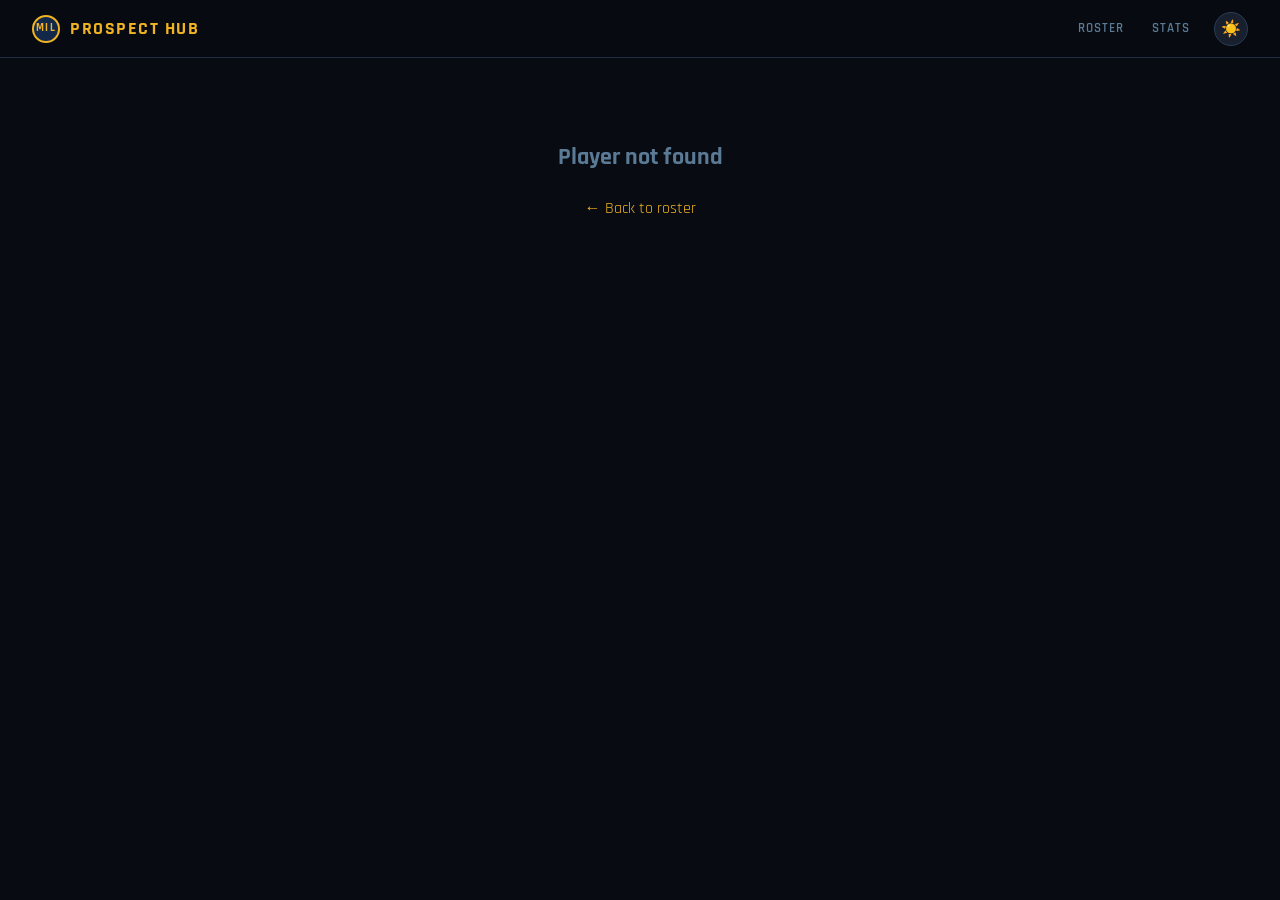
<file: player.html>
<!DOCTYPE html>
<html lang="en">
<head>
  <meta charset="UTF-8">
  <meta name="viewport" content="width=device-width, initial-scale=1.0">
  <title>Player Dashboard · Brewers Prospect Hub</title>
  <script>
    document.documentElement.setAttribute('data-theme', localStorage.getItem('ph-theme') || 'dark');
  </script>
  <link rel="stylesheet" href="styles/main.css">
  <style>

    /* ═══════════════════════════════════════════════════════════════════════
       PLAYER PAGE STYLES
    ═══════════════════════════════════════════════════════════════════════ */

    /* ── Hero ──────────────────────────────────────────────────────────────── */
    .player-hero {
      padding: 36px 0 28px;
      border-bottom: 1px solid var(--border);
      margin-bottom: 28px;
      animation: fadeUp 0.35s ease both;
    }

    .back-link {
      font-family: var(--font-display);
      font-size: 12px;
      font-weight: 600;
      letter-spacing: 1.5px;
      text-transform: uppercase;
      color: var(--text3);
      display: inline-flex;
      align-items: center;
      gap: 6px;
      margin-bottom: 18px;
      transition: color var(--transition);
    }
    .back-link:hover { color: var(--gold); }

    .hero-layout {
      display: flex;
      align-items: flex-start;
      justify-content: space-between;
      gap: 32px;
      width: 100%;
      max-width: 100%;
    }

    .hero-layout > :first-child {
      min-width: 0;
      flex: 1 1 auto;
    }

    .hero-name {
      font-family: var(--font-display);
      font-size: clamp(36px, 5vw, 60px);
      font-weight: 700;
      color: var(--text);
      line-height: 0.95;
      letter-spacing: -0.5px;
      margin-bottom: 12px;
    }

    .hero-meta-row {
      display: flex;
      align-items: center;
      gap: 10px;
      flex-wrap: wrap;
      margin-bottom: 14px;
    }

    .hero-pos {
      font-family: var(--font-display);
      font-size: 18px;
      font-weight: 700;
      color: var(--mil-gold);
      letter-spacing: 1px;
    }

    .hero-sep { color: var(--border2); }

    .hero-affiliate {
      font-family: var(--font-display);
      font-size: 15px;
      color: var(--text2);
      letter-spacing: 0.5px;
    }

    .hero-chips {
      display: flex;
      gap: 7px;
      flex-wrap: wrap;
    }

    /* OFP ring */
    .ofp-block { text-align: center; flex-shrink: 0; }

    .ofp-ring {
      width: 96px;
      height: 96px;
      position: relative;
      margin: 0 auto 8px;
    }

    .ofp-svg { width: 100%; height: 100%; transform: rotate(-90deg); }
    .ofp-track { fill: none; stroke: var(--surface3); stroke-width: 7; }
    .ofp-arc   { fill: none; stroke-width: 7; stroke-linecap: round; }

    .ofp-center {
      position: absolute; inset: 0;
      display: flex; flex-direction: column;
      align-items: center; justify-content: center;
    }

    .ofp-num {
      font-family: var(--font-display);
      font-size: 30px;
      font-weight: 700;
      line-height: 1;
    }

    .ofp-lbl {
      font-family: var(--font-mono);
      font-size: 9px;
      letter-spacing: 1.5px;
      color: var(--text3);
      text-transform: uppercase;
      margin-top: 1px;
    }

    .ofp-risk-label {
      font-family: var(--font-display);
      font-size: 12px;
      font-weight: 600;
      letter-spacing: 0.8px;
      text-transform: uppercase;
      color: var(--text3);
    }

    /* ── Summary block ─────────────────────────────────────────────────────── */
    .summary-block {
      background: var(--summary-bg);
      border-left: 4px solid var(--summary-border);
      border-radius: 0 var(--radius-lg) var(--radius-lg) 0;
      padding: 20px 24px;
      margin-bottom: 28px;
      animation: fadeUp 0.35s ease 0.05s both;
    }

    .summary-block p {
      font-family: var(--font-body);
      font-size: 17px;
      line-height: 1.75;
      color: var(--summary-text);
      font-style: italic;
    }

    /* ── Strengths / Concerns side-by-side ─────────────────────────────────── */
    .scout-grid {
      display: grid;
      grid-template-columns: 1fr 1fr;
      gap: 16px;
      margin-bottom: 28px;
      animation: fadeUp 0.35s ease 0.1s both;
    }

    .scout-panel {
      background: var(--surface);
      border: 1px solid var(--border);
      border-radius: var(--radius-lg);
      padding: 18px 20px;
    }

    .scout-panel-head {
      font-family: var(--font-display);
      font-size: 12px;
      font-weight: 700;
      letter-spacing: 2px;
      text-transform: uppercase;
      margin-bottom: 12px;
      padding-bottom: 10px;
      border-bottom: 1px solid var(--border);
    }

    .scout-panel-head.strengths { color: var(--green2); }
    .scout-panel-head.concerns  { color: var(--red2); }

    .scout-list {
      list-style: none;
      display: flex;
      flex-direction: column;
      gap: 8px;
    }

    .scout-list li {
      font-family: var(--font-body);
      font-size: 14px;
      color: var(--text2);
      padding-left: 18px;
      position: relative;
      line-height: 1.5;
    }

    .scout-list li::before {
      content: '\25B8';
      position: absolute;
      left: 0;
      font-size: 10px;
      top: 3px;
    }

    .scout-list.strengths li::before { color: var(--green2); }
    .scout-list.concerns  li::before { color: var(--red2); }

    /* ── Two-column layout ─────────────────────────────────────────────────── */
    .two-col {
      display: grid;
      grid-template-columns: minmax(0, 1fr) minmax(300px, 360px);
      gap: 24px;
      align-items: start;
      width: 100%;
      max-width: 100%;
    }

    .main-col,
    .side-col {
      min-width: 0;
      width: 100%;
    }

    /* ── Stat tiles ────────────────────────────────────────────────────────── */
    .stats-card {
      background: var(--surface);
      border: 1px solid var(--border);
      border-radius: var(--radius-lg);
      overflow: hidden;
      margin-bottom: 28px;
    }

    .stats-card-head {
      display: flex;
      align-items: center;
      justify-content: space-between;
      gap: 14px;
      padding: 14px 18px;
      border-bottom: 1px solid var(--border);
      background: linear-gradient(180deg, color-mix(in srgb, var(--surface2) 70%, transparent), transparent);
    }

    .stats-card-title {
      font-family: var(--font-display);
      font-size: 13px;
      font-weight: 700;
      letter-spacing: 1.6px;
      text-transform: uppercase;
      color: var(--text2);
    }

    .stats-card-note {
      font-family: var(--font-stats);
      font-size: 11px;
      color: var(--text3);
      text-transform: uppercase;
      letter-spacing: 0.8px;
      white-space: nowrap;
      font-variant-numeric: tabular-nums lining-nums;
    }

    .stats-scroll {
      width: 100%;
      max-width: 100%;
      overflow-x: auto;
      overflow-y: hidden;
    }

    .stats-table {
      width: 100%;
      min-width: 880px;
      border-collapse: collapse;
      table-layout: auto;
    }

    .stats-table th,
    .stats-table td {
      padding: 12px 14px;
      border-bottom: 1px solid var(--border);
      text-align: right;
      white-space: nowrap;
      font-variant-numeric: tabular-nums lining-nums slashed-zero;
      font-feature-settings: "tnum" 1, "lnum" 1, "zero" 1;
    }

    .stats-table th {
      font-family: var(--font-stats);
      font-size: 11px;
      letter-spacing: 0.7px;
      line-height: 1.35;
      text-transform: uppercase;
      color: var(--text3);
      background: color-mix(in srgb, var(--surface2) 82%, transparent);
      position: sticky;
      top: 0;
      z-index: 1;
    }

    .stats-table td {
      font-family: var(--font-stats);
      font-size: 13px;
      font-weight: 500;
      line-height: 1.45;
      letter-spacing: 0;
      color: color-mix(in srgb, var(--text) 88%, var(--text2));
    }

    .stats-table tbody tr:nth-child(odd) td {
      background: color-mix(in srgb, var(--surface) 88%, var(--surface2));
    }

    .stats-table tbody tr:hover td {
      background: color-mix(in srgb, var(--gold) 10%, var(--surface));
    }

    .stats-table tbody tr.summary-row td {
      border-top: 1px solid var(--border2);
      background: color-mix(in srgb, var(--gold) 8%, var(--surface));
    }

    .stats-table tbody tr.stop-row td:first-child,
    .stats-table tbody tr.stop-row td:nth-child(3) {
      color: var(--text);
    }

    .stats-table .cell-left {
      text-align: left;
    }

    .stats-table .cell-strong {
      font-family: var(--font-stats);
      font-weight: 700;
      color: var(--text);
    }

    .stats-table .cell-level {
      color: var(--mil-gold);
      font-weight: 700;
    }

    .stats-table .is-muted {
      color: var(--text3);
    }

    .stats-empty {
      padding: 18px;
      text-align: left;
    }

    /* ── Tool grade bars ───────────────────────────────────────────────────── */
    .tool-section { margin-bottom: 28px; }

    .tool-bar-row {
      display: flex;
      align-items: center;
      gap: 10px;
      margin-bottom: 9px;
    }

    .tool-name {
      font-family: var(--font-display);
      font-size: 13px;
      font-weight: 600;
      letter-spacing: 1px;
      text-transform: uppercase;
      color: var(--text2);
      width: 48px;
      flex-shrink: 0;
    }

    .tool-track {
      flex: 1;
      height: 26px;
      background: var(--surface2);
      border-radius: 4px;
      overflow: hidden;
      border: 1px solid var(--border);
      position: relative;
    }

    .tool-fill {
      height: 100%;
      border-radius: 3px;
      transition: width 1s cubic-bezier(0.25, 0.8, 0.25, 1);
      width: 0%;
      position: absolute;
      inset: 0 auto 0 0;
    }

    .fill-70up { background: linear-gradient(90deg, #065f46, #10b981); }
    .fill-60   { background: linear-gradient(90deg, #065f46, #06b6d4); }
    .fill-55   { background: linear-gradient(90deg, #78350f, #fbbf24); }
    .fill-50   { background: linear-gradient(90deg, #7c2d12, #f97316); }
    .fill-45   { background: linear-gradient(90deg, #7f1d1d, #ef4444); }
    .fill-sub  { background: linear-gradient(90deg, #450a0a, #dc2626); }

    .fill-label {
      font-family: var(--font-display);
      font-size: 11px;
      font-weight: 700;
      color: rgba(255,255,255,0.9);
      white-space: nowrap;
      line-height: 1;
      overflow: hidden;
      text-overflow: ellipsis;
      display: block;
      max-width: 100%;
    }

    .tool-track-label {
      position: absolute;
      inset: 0;
      display: flex;
      align-items: center;
      padding: 0 9px;
      pointer-events: none;
      z-index: 1;
    }

    .tool-track-label.is-outside .fill-label {
      color: var(--text2);
    }

    .tool-grade {
      font-family: var(--font-display);
      font-size: 22px;
      font-weight: 700;
      width: 34px;
      text-align: right;
      flex-shrink: 0;
    }

    .tool-desc-txt {
      font-family: var(--font-body);
      font-size: 12px;
      color: var(--text3);
      font-style: italic;
      width: 160px;
      flex-shrink: 0;
    }

    .grade-scale { display: flex; gap: 3px; margin-bottom: 12px; }
    .scale-pip { flex: 1; height: 5px; border-radius: 2px; }

    .scale-labels {
      display: flex;
      justify-content: space-between;
      font-family: var(--font-mono);
      font-size: 9px;
      color: var(--text3);
      margin-top: 4px;
      margin-bottom: 18px;
    }

    /* ── Perf bars ─────────────────────────────────────────────────────────── */
    .perf-row {
      display: flex;
      align-items: center;
      gap: 10px;
      margin-bottom: 12px;
    }

    .perf-label {
      font-family: var(--font-mono);
      font-size: 11px;
      letter-spacing: 0.3px;
      color: var(--text2);
      width: 88px;
      flex-shrink: 0;
    }

    .perf-track {
      flex: 1;
      height: 14px;
      background: var(--surface2);
      border-radius: 3px;
      overflow: hidden;
    }

    .perf-fill { height: 100%; border-radius: 3px; transition: width 0.8s ease; }

    .perf-value {
      font-family: var(--font-mono);
      font-size: 12px;
      font-weight: 600;
      width: 56px;
      text-align: right;
      flex-shrink: 0;
    }

    .perf-vs {
      font-family: var(--font-mono);
      font-size: 10px;
      color: var(--text3);
      width: 48px;
      text-align: right;
      flex-shrink: 0;
    }

    /* ── Side column cards ─────────────────────────────────────────────────── */
    .side-card {
      background: var(--surface);
      border: 1px solid var(--border);
      border-radius: var(--radius-lg);
      padding: 20px;
      margin-bottom: 16px;
    }

    .side-card-head {
      font-family: var(--font-display);
      font-size: 12px;
      font-weight: 700;
      letter-spacing: 2px;
      text-transform: uppercase;
      color: var(--text3);
      margin-bottom: 14px;
      padding-bottom: 10px;
      border-bottom: 1px solid var(--border);
    }

    /* ── TAB SYSTEM ────────────────────────────────────────────────────────── */
    .tab-bar {
      display: flex;
      gap: 4px;
      border-bottom: 2px solid var(--border);
      margin-bottom: 24px;
    }

    .tab-btn {
      font-family: var(--font-display);
      font-size: 14px;
      font-weight: 600;
      letter-spacing: 0.8px;
      text-transform: uppercase;
      color: var(--text3);
      padding: 10px 18px;
      border: none;
      background: none;
      cursor: pointer;
      border-bottom: 2px solid transparent;
      margin-bottom: -2px;
      transition: color var(--transition), border-color var(--transition);
      position: relative;
    }

    .tab-btn:hover { color: var(--text); }

    .tab-btn.active {
      color: var(--mil-gold);
      border-bottom-color: var(--mil-gold);
    }

    .tab-btn .tab-count {
      font-family: var(--font-mono);
      font-size: 10px;
      font-weight: 600;
      background: var(--surface2);
      color: var(--text3);
      padding: 1px 5px;
      border-radius: 10px;
      margin-left: 6px;
      vertical-align: middle;
    }

    .tab-btn.active .tab-count {
      background: rgba(240,179,35,0.15);
      color: var(--mil-gold);
    }

    .tab-panel { display: none; }
    .tab-panel.active { display: block; }

    /* ── Rankings tab ──────────────────────────────────────────────────────── */
    .rank-row {
      display: flex;
      align-items: center;
      justify-content: space-between;
      padding: 12px 0;
      border-bottom: 1px solid var(--border);
    }
    .rank-row:last-child { border-bottom: none; }

    a.rank-row:hover .rank-source { color: var(--gold); }
    a.rank-row { display: flex; text-decoration: none; }

    .rank-source {
      font-family: var(--font-display);
      font-size: 15px;
      font-weight: 600;
      color: var(--text);
      transition: color var(--transition);
    }

    .rank-list {
      font-family: var(--font-mono);
      font-size: 11px;
      color: var(--text3);
      margin-top: 3px;
    }

    .rank-num {
      font-family: var(--font-display);
      font-size: 18px;
      font-weight: 700;
      color: var(--gold);
      text-align: right;
    }

    .rank-num-sub {
      font-family: var(--font-mono);
      font-size: 10px;
      color: var(--text3);
      text-align: right;
      margin-top: 2px;
    }

    /* ── News tab ──────────────────────────────────────────────────────────── */
    .news-item {
      padding: 14px 0;
      border-bottom: 1px solid var(--border);
    }
    .news-item:last-child { border-bottom: none; }

    .news-item a {
      display: block;
      text-decoration: none;
      color: inherit;
    }
    .news-item a:hover .news-headline { color: var(--gold); }

    .news-headline {
      font-family: var(--font-body);
      font-size: 15px;
      font-weight: 400;
      color: var(--text);
      line-height: 1.45;
      margin-bottom: 5px;
      transition: color var(--transition);
    }

    .news-summary {
      font-family: var(--font-body);
      font-size: 13px;
      color: var(--text2);
      line-height: 1.55;
      margin-bottom: 6px;
      font-style: italic;
    }

    .news-meta {
      font-family: var(--font-mono);
      font-size: 11px;
      color: var(--text3);
    }

    .news-no-link .news-headline { color: var(--text2); cursor: default; }

    /* ── Video tab ─────────────────────────────────────────────────────────── */
    .video-item {
      display: flex;
      align-items: flex-start;
      gap: 12px;
      padding: 12px 0;
      border-bottom: 1px solid var(--border);
    }
    .video-item:last-child { border-bottom: none; }

    .video-item a {
      display: flex;
      align-items: flex-start;
      gap: 12px;
      text-decoration: none;
      color: inherit;
      width: 100%;
    }
    .video-item a:hover .video-title { color: var(--gold); }

    .video-thumb {
      width: 36px;
      height: 36px;
      background: rgba(239,68,68,0.12);
      border: 1px solid rgba(239,68,68,0.25);
      border-radius: 50%;
      display: flex;
      align-items: center;
      justify-content: center;
      flex-shrink: 0;
    }

    .video-thumb svg {
      width: 12px;
      height: 12px;
      fill: var(--red2);
      margin-left: 2px;
    }

    .video-title {
      font-family: var(--font-body);
      font-size: 14px;
      color: var(--text);
      line-height: 1.4;
      transition: color var(--transition);
      margin-bottom: 4px;
    }

    .video-meta {
      font-family: var(--font-mono);
      font-size: 11px;
      color: var(--text3);
    }

    .video-badge {
      display: inline-block;
      font-family: var(--font-mono);
      font-size: 9px;
      font-weight: 600;
      letter-spacing: 0.5px;
      text-transform: uppercase;
      padding: 2px 6px;
      border-radius: 3px;
      background: rgba(239,68,68,0.1);
      color: var(--red2);
      margin-left: 6px;
      vertical-align: middle;
    }

    /* ── BF / Media section (within rankings tab) ──────────────────────────── */
    .media-subsection-head {
      font-family: var(--font-display);
      font-size: 11px;
      font-weight: 700;
      letter-spacing: 1.5px;
      text-transform: uppercase;
      color: var(--mil-gold);
      padding: 12px 0 8px;
      margin-top: 6px;
      border-top: 1px solid var(--border);
    }
    .media-subsection-head:first-child { border-top: none; margin-top: 0; padding-top: 0; }

    .media-item {
      display: flex;
      align-items: flex-start;
      gap: 10px;
      padding: 8px 0;
      border-bottom: 1px solid var(--border);
    }
    .media-item:last-child { border-bottom: none; }

    .media-item a {
      display: flex;
      align-items: flex-start;
      gap: 10px;
      text-decoration: none;
      color: inherit;
      width: 100%;
    }
    .media-item a:hover .media-title { color: var(--gold); text-decoration: underline; }

    .media-badge {
      font-family: var(--font-mono);
      font-size: 9px;
      font-weight: 600;
      letter-spacing: 0.5px;
      text-transform: uppercase;
      padding: 2px 5px;
      border-radius: 2px;
      flex-shrink: 0;
      margin-top: 2px;
    }

    .media-badge.youtube  { background: rgba(239,68,68,0.15); color: var(--red2); }
    .media-badge.podcast  { background: rgba(6,182,212,0.15); color: var(--cyan); }
    .media-badge.article  { background: rgba(240,179,35,0.15); color: var(--gold); }
    .media-badge.forum    { background: rgba(16,185,129,0.15); color: var(--green2); }
    .media-badge.reddit   { background: rgba(249,115,22,0.15); color: var(--orange); }
    .media-badge.bf       { background: rgba(240,179,35,0.18); color: var(--mil-gold); border: 1px solid rgba(240,179,35,0.3); }

    .media-title {
      font-family: var(--font-body);
      font-size: 13px;
      color: var(--text2);
      line-height: 1.35;
      transition: color var(--transition);
    }

    .media-source {
      font-family: var(--font-mono);
      font-size: 10px;
      color: var(--text3);
      margin-top: 2px;
    }

    /* ── Profile / meta grid ───────────────────────────────────────────────── */
    .meta-grid {
      display: grid;
      grid-template-columns: 1fr 1fr;
      gap: 10px;
    }

    .meta-tile {
      background: var(--surface2);
      border-radius: var(--radius);
      padding: 12px 14px;
      text-align: center;
    }

    .meta-tile .mt-val {
      font-family: var(--font-display);
      font-size: 17px;
      font-weight: 700;
      color: var(--text);
    }

    .meta-tile .mt-lbl {
      font-family: var(--font-mono);
      font-size: 9px;
      letter-spacing: 1px;
      color: var(--text3);
      text-transform: uppercase;
      margin-top: 4px;
    }

    /* ── External links ────────────────────────────────────────────────── */
    .ext-links {
      display: flex;
      flex-direction: column;
      gap: 8px;
      margin-top: 12px;
      padding-top: 12px;
      border-top: 1px solid var(--border);
    }

    .ext-link {
      display: flex;
      align-items: center;
      gap: 8px;
      padding: 8px 10px;
      background: var(--surface2);
      border-radius: var(--radius);
      text-decoration: none;
      color: var(--text);
      font-size: 12px;
      font-family: var(--font-body);
      transition: background var(--transition), color var(--transition);
    }

    .ext-link:hover {
      background: var(--surface3);
      color: var(--gold);
    }

    .ext-link-icon {
      font-size: 10px;
      flex-shrink: 0;
    }

    /* ── Empty state ───────────────────────────────────────────────────────── */
    .empty-state {
      font-family: var(--font-display);
      font-size: 13px;
      color: var(--text3);
      letter-spacing: 0.5px;
      padding: 12px 0;
      text-align: center;
    }

    /* ── Responsive ────────────────────────────────────────────────────────── */
    @media (max-width: 1180px) {
      .two-col { grid-template-columns: 1fr; }
      .side-col { max-width: 100%; }
    }

    @media (max-width: 960px) {
      .tool-desc-txt { display: none; }
    }

    @media (max-width: 640px) {
      .scout-grid { grid-template-columns: 1fr; }
      .hero-layout { flex-direction: column; }
      .stats-card-head { align-items: flex-start; flex-direction: column; }
      .stats-table th,
      .stats-table td { padding: 9px 10px; }
      .tab-btn { font-size: 12px; padding: 8px 12px; }
    }
  </style>
</head>
<body>

  <!-- NAV -->
  <nav class="site-nav">
    <a href="index.html" class="nav-logo">
      <div class="badge">MIL</div>
      Prospect Hub
    </a>
    <div class="nav-links">
      <a href="index.html" class="nav-link">Roster</a>
      <a href="stats.html" class="nav-link">Stats</a>
      <button class="theme-toggle" id="theme-toggle" title="Toggle light/dark mode" aria-label="Toggle theme">☀️</button>
    </div>
  </nav>

  <div class="page-wrap">
    <div id="player-root">
      <div style="padding:80px 0; text-align:center; color:var(--text3); font-family:var(--font-display); font-size:14px; letter-spacing:2px;">Loading...</div>
    </div>
  </div>

  <script type="module">
    import { PLAYERS_BY_ID, GRADE_COLOR, GRADE_LABEL, LEVEL_LABELS } from './data/players.js';

    /* ── Theme toggle ─────────────────────────────────────────────────────── */
    const THEME_KEY = 'ph-theme';
    const savedTheme = document.documentElement.getAttribute('data-theme') || 'dark';
    const toggleBtn = document.getElementById('theme-toggle');
    toggleBtn.textContent = savedTheme === 'light' ? '🌙' : '☀️';

    toggleBtn.addEventListener('click', function() {
      const current = document.documentElement.getAttribute('data-theme') || 'dark';
      const next = current === 'light' ? 'dark' : 'light';
      document.documentElement.setAttribute('data-theme', next);
      localStorage.setItem(THEME_KEY, next);
      toggleBtn.textContent = next === 'light' ? '🌙' : '☀️';
    });

    /* ── Load player ──────────────────────────────────────────────────────── */
    const params   = new URLSearchParams(window.location.search);
    const playerId = params.get('id');
    const base     = playerId ? PLAYERS_BY_ID[playerId] : null;

    if (!base) {
      document.getElementById('player-root').innerHTML =
        '<div style="padding:80px 0; text-align:center;">'
        + '<div style="font-family:var(--font-display);font-size:24px;font-weight:700;color:var(--text3);margin-bottom:16px;">Player not found</div>'
        + '<a href="index.html" style="color:var(--gold);font-family:var(--font-display);">\u2190 Back to roster</a>'
        + '</div>';
      document.title = 'Not Found \u00B7 Brewers Prospect Hub';
    } else {
      document.title = base.name + ' \u00B7 Brewers Prospect Hub';

      async function loadAndRender() {
        let scout = {};
        try {
          const res = await fetch('./data/scouting/' + playerId + '.json');
          if (res.ok) {
            scout = await res.json();
            if (scout.error) scout = {};
          }
        } catch (e) {}

        const p = {
          ...base, ...scout,
          statsBySeason: base.statsBySeason || {},
          latestStatsSeason: base.latestStatsSeason || null,
          id:          base.id,
          mlbId:       base.mlbId,
          affiliate:   base.affiliate,
          height:      base.height,
          weight:      base.weight,
          bats:        base.bats,
          throws:      base.throws,
          draftInfo:   base.draftInfo,
          isPitcher:   base.isPitcher,
          grades:      scout.grades || base.grades || null,
          pitchGrades: scout.pitchGrades || base.pitchGrades || null,
        };
        render(p);
      }
      loadAndRender();
    }

    /* ── Helpers ──────────────────────────────────────────────────────────── */
    function gradeClass(g) {
      if (!g) return 'fill-sub';
      if (g >= 70) return 'fill-70up';
      if (g >= 60) return 'fill-60';
      if (g >= 55) return 'fill-55';
      if (g >= 50) return 'fill-50';
      if (g >= 45) return 'fill-45';
      return 'fill-sub';
    }

    function slugifyName(name) {
      return name
        .toLowerCase()
        .normalize('NFD')
        .replace(/[\u0300-\u036f]/g, '')
        .replace(/[^a-z0-9]+/g, '-')
        .replace(/^-|-$/g, '');
    }

    function gradeColor(g) {
      if (!g) return 'var(--text3)';
      return GRADE_COLOR(g);
    }

    function gradePct(g) {
      if (!g) return 0;
      return Math.min(100, ((g - 20) / 60) * 100);
    }

    function riskColor(r) {
      return { 'Extreme':'var(--red)', 'Very High':'var(--orange)', 'High':'var(--yellow)', 'Medium':'var(--cyan)', 'Low':'var(--green)' }[r] || 'var(--text3)';
    }

    function fmt3(v) { return v != null ? v.toFixed(3).replace(/^0/, '') : '\u2014'; }
    function fmtPct(v) { return v != null ? v.toFixed(1) + '%' : '\u2014'; }
    function fmtN(v, d) { return v != null ? v.toFixed(d || 2) : '\u2014'; }
    function fmtInt(v) { return v != null ? String(Math.round(v)) : '\u2014'; }
    function hasNum(v) { return typeof v === 'number' && Number.isFinite(v); }
    function joinCtx(parts) { return parts.filter(Boolean).join(' · '); }
    function latestSeasonStats(p) {
      const seasons = Object.keys(p.statsBySeason || {})
        .map((season) => Number(season))
        .filter(Number.isFinite)
        .sort((a, b) => b - a);

      if (seasons.length) {
        const season = seasons[0];
        return { season, stats: p.statsBySeason[String(season)] };
      }

      if (p.latestStatsSeason && p.statsBySeason?.[String(p.latestStatsSeason)]) {
        return { season: Number(p.latestStatsSeason), stats: p.statsBySeason[String(p.latestStatsSeason)] };
      }

      if (p.stats2026) return { season: 2026, stats: p.stats2026 };
      if (p.stats2025) return { season: 2025, stats: p.stats2025 };
      return { season: null, stats: null };
    }
    const SPORT_LEVEL_LABELS = {
      1: 'MLB',
      11: 'AAA',
      12: 'AA',
      13: 'A+',
      14: 'A',
      16: 'ACL',
      17: 'DSL',
    };
    const SPORT_LEVEL_SORT = {
      1: 7,
      11: 6,
      12: 5,
      13: 4,
      14: 3,
      16: 2,
      17: 1,
    };

    function levelFromSportId(sportId, fallbackLevel) {
      return SPORT_LEVEL_LABELS[Number(sportId)] || fallbackLevel || '\u2014';
    }

    function estimateSeasonAge(p, season, latestSeason) {
      if (!hasNum(p.age) || !season) return null;
      const anchorSeason = latestSeason || new Date().getFullYear();
      return p.age - (anchorSeason - Number(season));
    }

    function renderStatTable(p, latestSeason) {
      const seasons = Object.entries(p.statsBySeason || {})
        .map(([season, stats]) => ({ season: Number(season), ...(stats || {}) }))
        .filter((row) => Number.isFinite(row.season))
        .sort((a, b) => b.season - a.season)
        .slice(0, 3);

      if (!seasons.length) {
        return '<div class="stats-card"><div class="stats-empty empty-state" style="text-align:left">No season stats available yet.</div></div>';
      }

      const columns = p.isPitcher ? [
        { label: 'Year', value: (row) => row.season, className: 'cell-left cell-strong' },
        { label: 'Age', value: (row) => fmtInt(estimateSeasonAge(p, row.season, latestSeason)) },
        { label: 'Tm', value: (row) => row.teamName || p.affiliate || '\u2014', className: 'cell-left' },
        { label: 'Lev', value: (row) => levelFromSportId(row.sportId, p.level), className: 'cell-level' },
        { label: 'W', value: (row) => fmtInt(row.wins) },
        { label: 'L', value: (row) => fmtInt(row.losses) },
        { label: 'SV', value: (row) => fmtInt(row.saves) },
        { label: 'G', value: (row) => fmtInt(row.g) },
        { label: 'GS', value: (row) => fmtInt(row.gs) },
        { label: 'IP', value: (row) => fmtN(row.ip, 1) },
        { label: 'H', value: (row) => fmtInt(row.hits) },
        { label: 'ER', value: (row) => fmtInt(row.earnedRuns) },
        { label: 'HR', value: (row) => fmtInt(row.homeRuns) },
        { label: 'BB', value: (row) => fmtInt(row.bb) },
        { label: 'SO', value: (row) => fmtInt(row.so) },
        { label: 'ERA', value: (row) => fmtN(row.era) },
        { label: 'WHIP', value: (row) => fmtN(row.whip) },
        { label: 'FIP', value: (row) => fmtN(row.fip) },
        { label: 'K%', value: (row) => fmtPct(row.kPct) },
        { label: 'BB%', value: (row) => fmtPct(row.bbPct) },
        { label: 'K/9', value: (row) => fmtN(row.strikeoutsPer9Inn) },
        { label: 'BB/9', value: (row) => fmtN(row.walksPer9Inn) },
        { label: 'HR/9', value: (row) => fmtN(row.homeRunsPer9) },
        { label: 'Strike%', value: (row) => fmtPct(row.strikePercentage) },
      ] : [
        { label: 'Year', value: (row) => row.season, className: 'cell-left cell-strong' },
        { label: 'Age', value: (row) => fmtInt(estimateSeasonAge(p, row.season, latestSeason)) },
        { label: 'Tm', value: (row) => row.teamName || p.affiliate || '\u2014', className: 'cell-left' },
        { label: 'Lev', value: (row) => levelFromSportId(row.sportId, p.level), className: 'cell-level' },
        { label: 'G', value: (row) => fmtInt(row.g) },
        { label: 'PA', value: (row) => fmtInt(row.pa) },
        { label: 'AB', value: (row) => fmtInt(row.ab) },
        { label: 'R', value: (row) => fmtInt(row.runs) },
        { label: 'H', value: (row) => fmtInt(row.hits) },
        { label: '2B', value: (row) => fmtInt(row.doubles) },
        { label: '3B', value: (row) => fmtInt(row.triples) },
        { label: 'HR', value: (row) => fmtInt(row.hr) },
        { label: 'RBI', value: (row) => fmtInt(row.rbi) },
        { label: 'SB', value: (row) => fmtInt(row.sb) },
        { label: 'CS', value: (row) => fmtInt(row.cs) },
        { label: 'BB', value: (row) => fmtInt(row.bb) },
        { label: 'HBP', value: (row) => fmtInt(row.hbp) },
        { label: 'SO', value: (row) => fmtInt(row.so) },
        { label: 'K/BB', value: (row) => fmtN(row.strikeoutWalkRatio) },
        { label: 'BA', value: (row) => fmt3(row.avg) },
        { label: 'OBP', value: (row) => fmt3(row.obp) },
        { label: 'SLG', value: (row) => fmt3(row.slg) },
        { label: 'OPS', value: (row) => fmt3(row.ops) },
      ];

      const headerHtml = columns.map((col) => '<th' + (col.className?.includes('cell-left') ? ' class="cell-left"' : '') + '>' + col.label + '</th>').join('');
      const renderedRows = [];

      for (const seasonRow of seasons) {
        const stops = Array.isArray(seasonRow.stops) ? seasonRow.stops.slice().sort((a, b) => {
          const rankB = SPORT_LEVEL_SORT[Number(b.sportId)] || 0;
          const rankA = SPORT_LEVEL_SORT[Number(a.sportId)] || 0;
          return rankB - rankA;
        }) : [];

        if (stops.length > 1) {
          for (const stop of stops) {
            renderedRows.push({
              ...stop,
              season: seasonRow.season,
              _rowClass: 'stop-row',
            });
          }
          renderedRows.push({
            ...seasonRow,
            teamName: 'All Levels',
            _rowClass: 'summary-row',
          });
        } else {
          renderedRows.push({
            ...(stops[0] || seasonRow),
            season: seasonRow.season,
            _rowClass: 'summary-row',
          });
        }
      }

      const rowsHtml = renderedRows.map((row) => '<tr class="' + (row._rowClass || '') + '">'
        + columns.map((col) => {
          const value = col.value(row);
          const extraClass = row._rowClass === 'summary-row' ? ' cell-strong' : '';
          return '<td class="' + ((col.className || '') + extraClass + (value === '\u2014' ? ' is-muted' : '')).trim() + '">' + value + '</td>';
        }).join('')
        + '</tr>'
      ).join('');

      return '<div class="stats-card">'
        + '<div class="stats-card-head">'
        + '<div class="stats-card-title">' + (p.isPitcher ? 'Pitching Stats' : 'Batting Stats') + '</div>'
        + '<div class="stats-card-note">Last 3 seasons</div>'
        + '</div>'
        + '<div class="stats-scroll">'
        + '<table class="stats-table">'
        + '<thead><tr>' + headerHtml + '</tr></thead>'
        + '<tbody>' + rowsHtml + '</tbody>'
        + '</table>'
        + '</div>'
        + '</div>';
    }

    function tier(val, lgVal, lower) {
      if (val == null || lgVal == null) return 'neutral';
      const better = lower ? val < lgVal : val > lgVal;
      return Math.abs(val - lgVal) / lgVal < 0.05 ? 'avg-' : better ? 'above' : 'below';
    }

    /* ── HTML escaping helper — prevents XSS by escaping HTML entities ────── */
    function escapeHtml(text) {
      if (!text || typeof text !== 'string') return '';
      const map = {
        '&': '&amp;',
        '<': '&lt;',
        '>': '&gt;',
        '"': '&quot;',
        "'": '&#39;',
      };
      return text.replace(/[&<>"']/g, c => map[c]);
    }

    /* ── Safe URL helper — validates URLs with whitelist approach ──────────── */
    function formatPositionList(player) {
      const positions = Array.isArray(player?.positions) && player.positions.length
        ? player.positions
        : [player?.position].filter(Boolean);
      return positions.join(' / ') || 'Unknown';
    }

    function safeUrl(url, source) {
      if (!url || typeof url !== 'string') return null;
      
      try {
        const trimmed = url.trim();
        // Only allow http and https schemes
        if (!trimmed.startsWith('http://') && !trimmed.startsWith('https://')) {
          return null;
        }
        
        // Validate it's a proper URL
        new URL(trimmed);
        
        // Drop MiLB player URLs (they redirect to wrong pages)
        if (trimmed.includes('milb.com') && trimmed.includes('/prospects/')) return null;
        
        // Drop generic fallback URLs with no specific player path
        const genericPatterns = [
          /mlb\.com\/prospects$/,
          /fangraphs\.com\/prospects\/the-board$/,
          /baseballamerica\.com\/prospect-rankings\/?$/,
          /prospectslive\.com\/lists$/,
          /baseballprospectus\.com\/prospects\/?$/,
        ];
        for (const pat of genericPatterns) {
          if (pat.test(trimmed)) return null;
        }
        
        return trimmed;
      } catch {
        return null;
      }
    }

    /* ── Radar ────────────────────────────────────────────────────────────── */

    /* ── Rankings tab content ─────────────────────────────────────────────── */
    function normalizeConsultedSource(source) {
      if (!source) return null;
      if (typeof source === 'string') {
        return { source: source, website: null, usedFor: null };
      }
      if (typeof source !== 'object') return null;
      return {
        source: source.source || source.name || '',
        website: source.website || source.url || null,
        usedFor: source.usedFor || null
      };
    }

    function buildRankingsTab(p) {
      let html = '';

      function dateSortValue(date) {
        if (!date || typeof date !== 'string') return 0;
        const trimmed = date.trim();
        if (!trimmed) return 0;
        if (/^\d{4}$/.test(trimmed)) return Date.parse(trimmed + '-01-01T00:00:00Z') || 0;
        if (/^\d{4}-\d{2}$/.test(trimmed)) return Date.parse(trimmed + '-01T00:00:00Z') || 0;
        if (/^\d{4}-\d{2}-\d{2}$/.test(trimmed)) return Date.parse(trimmed + 'T00:00:00Z') || 0;
        return Date.parse(trimmed) || 0;
      }

      function sortByDateDesc(a, b) {
        const diff = dateSortValue(b?.date) - dateSortValue(a?.date);
        if (diff !== 0) return diff;
        return String(a?.title || a?.source || a?.listName || '').localeCompare(String(b?.title || b?.source || b?.listName || ''));
      }

      // Ranking rows
      const rankings = (p.rankings || []).slice().sort(function(a, b) {
        return sortByDateDesc(a, b);
      });
      if (rankings.length) {
        html += '<div style="margin-bottom:20px;">';
        rankings.forEach(function(r) {
          const url = safeUrl(r.url, r.source);
          let numHtml = '';
          if (r.grade)      numHtml += '<div class="rank-num">' + r.grade + '</div><div class="rank-num-sub">FV Grade</div>';
          if (r.systemRank) numHtml += '<div class="rank-num">#' + r.systemRank + '</div><div class="rank-num-sub">In System</div>';
          if (r.rank)       numHtml += '<div class="rank-num">#' + r.rank + '</div><div class="rank-num-sub">Overall</div>';

          const inner = '<div style="flex:1">'
            + '<div class="rank-source">' + escapeHtml(r.source||'') + '</div>'
            + '<div class="rank-list">' + escapeHtml(r.listName||'') + (r.date ? ' \u00B7 ' + escapeHtml(r.date) : '') + '</div>'
            + '</div>'
            + (numHtml ? '<div style="text-align:right;flex-shrink:0;">' + numHtml + '</div>' : '');

          if (url) {
            html += '<a href="' + url + '" target="_blank" rel="noopener" class="rank-row">' + inner + '</a>';
          } else {
            html += '<div class="rank-row">' + inner + '</div>';
          }
        });
        html += '</div>';
      } else {
        html += '<div class="empty-state">No rankings data yet</div>';
      }

      const consultedSources = (p.sourcesConsulted || [])
        .map(normalizeConsultedSource)
        .filter(function(item) { return item && item.source; });

      if (consultedSources.length) {
        html += '<div class="media-subsection-head">Sources Consulted</div>';
        consultedSources.forEach(function(item) {
          const meta = []
            .concat(item.website ? [item.website] : [])
            .concat(item.usedFor ? [item.usedFor] : [])
            .join(' \u00B7 ');
          const inner = '<span class="media-badge article">SRC</span>'
            + '<div><div class="media-title">' + escapeHtml(item.source) + '</div>'
            + (meta ? '<div class="media-source">' + escapeHtml(meta) + '</div>' : '') + '</div>';
          const href = safeUrl(item.website);
          html += '<div class="media-item">'
            + (href ? '<a href="' + escapeHtml(href) + '" target="_blank" rel="noopener">' + inner + '</a>' : inner)
            + '</div>';
        });
      }

      // Media references (articles, podcasts etc.)
      const mediaRefs = (p.mediaReferences || []).slice().sort(function(a, b) {
        return sortByDateDesc(a, b);
      });
      const bfLinks   = (p.brewerFanaticLinks || []).slice().sort(function(a, b) {
        return sortByDateDesc(a, b);
      });
      const bfUrls    = new Set(bfLinks.map(b=>b.url).filter(Boolean));
      const bfTitles  = new Set(bfLinks.map(b=>(b.title||'').toLowerCase()));
      const cleanMedia = mediaRefs.filter(m => m.url && !bfUrls.has(m.url) && !bfTitles.has((m.title||'').toLowerCase()));

      if (cleanMedia.length || bfLinks.length) {
        if (cleanMedia.length) {
          html += '<div class="media-subsection-head">Articles &amp; Podcasts</div>';
          cleanMedia.forEach(function(m) {
            const badge = {youtube:'YT',podcast:'POD',reddit:'RED',forum:'FRM'}[m.type] || 'ART';
            const inner = '<span class="media-badge ' + escapeHtml(m.type||'article') + '">' + badge + '</span>'
              + '<div><div class="media-title">' + escapeHtml(m.title||'Untitled') + '</div>'
              + '<div class="media-source">' + escapeHtml(m.source||'') + (m.date ? ' \u00B7 ' + escapeHtml(m.date) : '') + '</div></div>';
            const safeMediaUrl = safeUrl(m.url);
            html += '<div class="media-item">'
              + (safeMediaUrl ? '<a href="' + escapeHtml(safeMediaUrl) + '" target="_blank" rel="noopener">' + inner + '</a>' : inner)
              + '</div>';
          });
        }

        if (bfLinks.length) {
          html += '<div class="media-subsection-head">Brewer Fanatic (' + bfLinks.length + ')</div>';
          bfLinks.forEach(function(bf) {
            const badge = {video:'VID',forum:'FRM',ranking:'RNK',draft:'DFT'}[bf.type] || 'ART';
            const inner = '<span class="media-badge bf">' + badge + '</span>'
              + '<div><div class="media-title">' + escapeHtml(bf.title||'Untitled') + '</div>'
              + '<div class="media-source">Brewer Fanatic' + (bf.date ? ' \u00B7 ' + escapeHtml(bf.date) : '') + '</div></div>';
            const safeBfUrl = safeUrl(bf.url);
            html += '<div class="media-item">'
              + (safeBfUrl ? '<a href="' + escapeHtml(safeBfUrl) + '" target="_blank" rel="noopener">' + inner + '</a>' : '<div style="display:flex;align-items:flex-start;gap:10px;">' + inner + '</div>')
              + '</div>';
          });
        }
      }

      return html || '<div class="empty-state">No coverage data yet</div>';
    }

    /* ── News tab content ─────────────────────────────────────────────────── */
    function buildNewsTab(p) {
      const news = (p.recentNews || []).slice().sort(function(a, b) {
        const parse = (date) => {
          if (!date || typeof date !== 'string') return 0;
          const trimmed = date.trim();
          if (/^\d{4}$/.test(trimmed)) return Date.parse(trimmed + '-01-01T00:00:00Z') || 0;
          if (/^\d{4}-\d{2}$/.test(trimmed)) return Date.parse(trimmed + '-01T00:00:00Z') || 0;
          if (/^\d{4}-\d{2}-\d{2}$/.test(trimmed)) return Date.parse(trimmed + 'T00:00:00Z') || 0;
          return Date.parse(trimmed) || 0;
        };
        return parse(b?.date) - parse(a?.date);
      });
      if (!news.length) return '<div class="empty-state">No recent news found</div>';

      return news.map(function(item) {
        const meta = escapeHtml(item.source||'') + (item.date ? ' \u00B7 ' + escapeHtml(item.date) : '');
        const inner = '<div class="news-headline">' + escapeHtml(item.title||'Untitled') + '</div>'
          + (item.summary ? '<div class="news-summary">' + escapeHtml(item.summary) + '</div>' : '')
          + '<div class="news-meta">' + meta + '</div>';

        const safeNewsUrl = safeUrl(item.url);
        if (safeNewsUrl) {
          return '<div class="news-item"><a href="' + escapeHtml(safeNewsUrl) + '" target="_blank" rel="noopener">' + inner + '</a></div>';
        }
        return '<div class="news-item news-no-link">' + inner + '</div>';
      }).join('');
    }

    /* ── Video tab content ────────────────────────────────────────────────── */
    function extractKnownPlayerMediaId(p) {
      const sources = []
        .concat(p.rankings || [])
        .concat(p.mediaReferences || [])
        .concat(p.recentNews || [])
        .concat(p.videoLinks || []);

      for (const item of sources) {
        const url = String(item?.url || '');
        const match = url.match(/(?:\/player\/|\/prospects\/)[^\/?#]*-(\d{5,})/i);
        if (match) return match[1];
      }

      return null;
    }

    function normalizeVideoHref(url, p) {
      if (!url || !url.startsWith('http')) return url;

      try {
        const parsed = new URL(url);
        const playerMediaId = extractKnownPlayerMediaId(p);

        if (parsed.hostname === 'www.milb.com') {
          const milbTeamVideo = parsed.pathname.match(/^\/[^\/]+\/video\/(.+)$/i);
          if (milbTeamVideo) {
            parsed.pathname = '/video/' + milbTeamVideo[1];
          }

          if (parsed.pathname.startsWith('/video/') && playerMediaId && !parsed.searchParams.has('t')) {
            parsed.searchParams.set('t', 'playerid-' + playerMediaId);
          }
        }

        if (parsed.hostname === 'www.mlb.com') {
          const mlbTeamVideo = parsed.pathname.match(/^\/[^\/]+\/video\/(.+)$/i);
          if (mlbTeamVideo) {
            parsed.pathname = '/video/' + mlbTeamVideo[1];
          }
        }

        return parsed.toString();
      } catch {
        return url;
      }
    }

    function buildVideoTab(p) {
      const videos = (p.videoLinks || []).slice().sort(function(a, b) {
        const parse = (date) => {
          if (!date || typeof date !== 'string') return 0;
          const trimmed = date.trim();
          if (/^\d{4}$/.test(trimmed)) return Date.parse(trimmed + '-01-01T00:00:00Z') || 0;
          if (/^\d{4}-\d{2}$/.test(trimmed)) return Date.parse(trimmed + '-01T00:00:00Z') || 0;
          if (/^\d{4}-\d{2}-\d{2}$/.test(trimmed)) return Date.parse(trimmed + 'T00:00:00Z') || 0;
          return Date.parse(trimmed) || 0;
        };
        return parse(b?.date) - parse(a?.date);
      });
      if (!videos.length) return '<div class="empty-state">No videos found</div>';

      const playIcon = '<svg viewBox="0 0 12 12"><polygon points="2,1 11,6 2,11"/></svg>';

      return videos.map(function(v) {
        const typeLabel = escapeHtml((v.type||'video').replace(/-/g,' '));

        // Build the best available URL:
        // 1. Use the stored URL if it looks valid
        // 2. If channel is known, construct a YouTube channel search URL
        // 3. Fall back to a plain YouTube search for the player + title
        let href = null;
        if (v.url && v.url.startsWith('http')) {
          href = normalizeVideoHref(v.url, p);
        } else if (v.channel) {
          const q = encodeURIComponent(v.channel + ' ' + (v.title || p.name));
          href = 'https://www.youtube.com/results?search_query=' + q;
        } else {
          const q = encodeURIComponent((v.title || '') + ' ' + p.name + ' baseball');
          href = 'https://www.youtube.com/results?search_query=' + q;
        }

        // Show a small indicator if the URL is a search rather than a direct link
        const isSearch = !v.url || !v.url.startsWith('http');
        const searchNote = isSearch ? ' <span style="font-size:9px;opacity:0.6;">(search)</span>' : '';

        const info = '<div class="video-info">'
          + '<div class="video-title">' + escapeHtml(v.title||'Untitled') + '<span class="video-badge">' + typeLabel + '</span>' + searchNote + '</div>'
          + '<div class="video-meta">' + escapeHtml(v.channel||'') + (v.date ? ' \u00B7 ' + escapeHtml(v.date) : '') + '</div>'
          + '</div>';
        const thumb = '<div class="video-thumb">' + playIcon + '</div>';

        return '<div class="video-item"><a href="' + escapeHtml(href) + '" target="_blank" rel="noopener">' + thumb + info + '</a></div>';
      }).join('');
    }

    /* ── Main render ──────────────────────────────────────────────────────── */
    function render(p) {
      const latestStats = latestSeasonStats(p);
      const s    = latestStats.stats;
      const statsSeason = latestStats.season;
      const g    = p.grades;
      const risk = g?.risk || '';
      const pitch = p.pitchGrades || {};
      const pitcherBreaking = pitch.curveball ?? pitch.slider ?? pitch.cutter ?? pitch.breakingBall ?? null;
      const pitcherBreakingKey = pitch.curveball != null ? 'CB'
        : pitch.slider != null ? 'SL'
        : pitch.cutter != null ? 'CT'
        : 'BRK';

      /* Tool grade definitions */
      const tools = p.isPitcher ? [
        { key:'FB',  val:pitch.fastball, desc:'Velocity, life, induced action' },
        { key:pitcherBreakingKey, val:pitcherBreaking, desc:'Best breaking ball quality' },
        { key:'CH',  val:pitch.changeup, desc:'Separation, fade, deception' },
        { key:'CMD', val:pitch.command ?? pitch.control, desc:'Strike quality and command' },
      ] : [
        { key:'HIT', val:g?.hit,   desc:'Contact, bat-to-ball, swing decisions' },
        { key:'PWR', val:g?.power, desc:'Raw power, exit velo, game power' },
        { key:'RUN', val:g?.run,   desc:'Speed, baserunning IQ, SB efficiency' },
        { key:'FLD', val:g?.field, desc:'Range, hands, positioning, instincts' },
        { key:'ARM', val:g?.arm,   desc:'Strength and accuracy' },
      ];

      /* OFP */
      const ofp      = g?.ofp ?? 50;
      const ofpPct   = (ofp - 20) / 60;
      const ofpClr   = gradeColor(ofp);
      const arcCirc  = 2 * Math.PI * 32;

      const statsTableHTML = renderStatTable(p, statsSeason);

      /* Perf bars */
      const hPerfs = s ? [
        { label:'Walk %',      val:s.bbPct,      lg:s.leagueAvgBbPct, fmt:fmtPct,  low:false },
        { label:'Strikeout %', val:s.kPct,       lg:s.leagueAvgKPct,  fmt:fmtPct,  low:true  },
        { label:'Hard Hit %',  val:s.hardHitPct, lg:32,               fmt:fmtPct,  low:false },
        { label:'90th EV',     val:s.ev90,       lg:103,              fmt:v=>fmtN(v,1)+' mph', low:false },
        { label:'ISO',         val:s.iso,        lg:0.140,            fmt:fmt3,    low:false },
        { label:'GB%',         val:s.gbPct,      lg:40,               fmt:fmtPct,  low:false },
      ] : [];

      const pPerfs = (s&&p.isPitcher) ? [
        { label:'K%',     val:s.kPct,     lg:26,            fmt:fmtPct, low:false },
        { label:'BB%',    val:s.bbPct,    lg:10,            fmt:fmtPct, low:true  },
        { label:'SwStr%', val:s.swStrPct, lg:11,            fmt:fmtPct, low:false },
        { label:'GB%',    val:s.gbPct,    lg:44,            fmt:fmtPct, low:false },
        { label:'ERA',    val:s.era,      lg:s.leagueAvgEra,fmt:fmtN,   low:true  },
        { label:'FIP',    val:s.fip,      lg:s.leagueAvgEra,fmt:fmtN,   low:true  },
      ] : [];

      const perfs = p.isPitcher ? pPerfs : hPerfs;

      /* Tab counts */
      const rankCount  = (p.rankings||[]).length + (p.mediaReferences||[]).length + (p.brewerFanaticLinks||[]).length;
      const newsCount  = (p.recentNews||[]).length;
      const videoCount = (p.videoLinks||[]).length;

      /* Hero chips */
      const chipsHTML = [
        '<span class="chip">Age ' + (p.age ?? '\u2014') + '</span>',
        '<span class="chip">' + (p.bats||'?') + '/' + (p.throws||'?') + ' \u00B7 ' + (p.height||'\u2014') + ' \u00B7 ' + ((p.weight || p.weight === 0) ? p.weight : '\u2014') + ' lbs</span>',
        p.status ? '<span class="chip">' + p.status + '</span>' : '',
        p.rookieEligible === false ? '<span class="chip">Not Rookie Eligible</span>' : '<span class="chip cyan">Rookie Eligible</span>',
        p.draftInfo ? '<span class="chip gold">' + p.draftInfo + '</span>' : '',
        risk ? '<span class="chip" style="color:'+riskColor(risk)+';border-color:'+riskColor(risk)+'40;background:'+riskColor(risk)+'12">' + risk + ' Risk</span>' : '',
        p.eta ? '<span class="chip cyan">ETA ' + p.eta + '</span>' : '',
      ].filter(Boolean).join('');

      function gradeLabelText(val, compact) {
        const full = GRADE_LABEL(val);
        if (!compact) return full;
        return {
          'Plus-Plus': 'P-P',
          'Plus': 'Plus',
          'Above Avg': 'A. Avg',
          'Average': 'Avg',
          'Below Avg': 'B. Avg',
          'Well Below': 'W. Below',
        }[full] || full;
      }

      /* Build tool bars */
      const toolsHTML = tools.map(t => {
        const pct = gradePct(t.val);
        const compact = pct > 0 && pct < 42;
        const outside = pct > 0 && pct < 30;
        return (
        '<div class="tool-bar-row">'
        + '<span class="tool-name">' + t.key + '</span>'
        + '<div class="tool-track">'
        + '<div class="tool-fill ' + gradeClass(t.val) + '" data-pct="' + pct + '" style="width:0"></div>'
        + '<div class="tool-track-label' + (outside ? ' is-outside' : '') + '"><span class="fill-label">' + (t.val??'\u2014') + ' \u00B7 ' + gradeLabelText(t.val, compact) + '</span></div>'
        + '</div>'
        + '<span class="tool-grade" style="color:' + gradeColor(t.val) + '">' + (t.val??'\u2014') + '</span>'
        + '<span class="tool-desc-txt">' + t.desc + '</span>'
        + '</div>'
        );
      }).join('');

      /* Build perf bars */
      const perfsHTML = perfs.map(perf => {
        if (perf.val == null || perf.lg == null || perf.lg === 0) {
          return '<div class="perf-row">'
            + '<span class="perf-label">' + perf.label + '</span>'
            + '<div class="perf-track"><div class="perf-fill" style="width:0%;background:var(--surface3)"></div></div>'
            + '<span class="perf-value" style="color:var(--text3)">' + perf.fmt(perf.val) + '</span>'
            + '<span class="perf-vs">avg ' + perf.fmt(perf.lg) + '</span>'
            + '</div>';
        }
        const good = perf.low ? perf.val < perf.lg : perf.val > perf.lg;
        const pct  = perf.low
          ? Math.min(100, Math.max(5, (2 - perf.val/perf.lg)*50))
          : Math.min(100, Math.max(5, (perf.val/(perf.lg*1.5))*80));
        const clr  = perf.val==null ? 'var(--text3)' : good ? 'var(--green)' : Math.abs((perf.val-perf.lg)/perf.lg)<0.05 ? 'var(--yellow)' : 'var(--orange)';
        const grad = good ? 'linear-gradient(90deg,#065f46,#10b981)' : 'linear-gradient(90deg,#7c2d12,#f97316)';
        return '<div class="perf-row">'
          + '<span class="perf-label">' + perf.label + '</span>'
          + '<div class="perf-track"><div class="perf-fill" style="width:'+pct+'%;background:'+grad+'"></div></div>'
          + '<span class="perf-value" style="color:'+clr+'">' + perf.fmt(perf.val) + '</span>'
          + '<span class="perf-vs">avg ' + perf.fmt(perf.lg) + '</span>'
          + '</div>';
      }).join('');

      /* Strengths / concerns */
      const strHTML = (p.strengths||[]).map(s=>'<li>'+escapeHtml(s)+'</li>').join('');
      const conHTML = (p.concerns||[]).map(c=>'<li>'+escapeHtml(c)+'</li>').join('');
      const positionLabel = formatPositionList(p);

      /* ── Assemble page ────────────────────────────────────────────────── */
      document.getElementById('player-root').innerHTML =

        /* HERO */
        '<div class="player-hero">'
        + '<a href="index.html" class="back-link">\u2190 All Prospects</a>'
        + '<div class="hero-layout">'
        + '<div>'
        + '<div class="hero-name">' + p.name + '</div>'
        + '<div class="hero-meta-row">'
        + '<span class="hero-pos">' + positionLabel + '</span>'
        + '<span class="hero-sep">\u00B7</span>'
        + '<span class="hero-affiliate">' + (LEVEL_LABELS[p.level]||p.level) + ' \u00B7 ' + (p.affiliate||'') + '</span>'
        + '</div>'
        + '<div class="hero-chips">' + chipsHTML + '</div>'
        + '</div>'
        + '<div class="ofp-block">'
        + '<div class="ofp-ring"><svg class="ofp-svg" viewBox="0 0 80 80">'
        + '<circle class="ofp-track" cx="40" cy="40" r="32"/>'
        + '<circle class="ofp-arc" cx="40" cy="40" r="32" stroke="'+ofpClr+'" stroke-dasharray="'+(ofpPct*arcCirc).toFixed(1)+' '+arcCirc.toFixed(1)+'" stroke-dashoffset="0"/>'
        + '</svg>'
        + '<div class="ofp-center"><div class="ofp-num" style="color:'+ofpClr+'">'+ofp+'</div><div class="ofp-lbl">OFP</div></div>'
        + '</div>'
        + '<div class="ofp-risk-label" style="color:'+riskColor(risk)+'">' + risk + ' Risk</div>'
        + '</div>'
        + '</div></div>'

        /* SUMMARY */
        + (p.summary ? '<div class="summary-block"><p>' + escapeHtml(p.summary) + '</p></div>' : '')

        /* STRENGTHS + CONCERNS side by side */
        + '<div class="scout-grid">'
        + '<div class="scout-panel">'
        + '<div class="scout-panel-head strengths">Strengths</div>'
        + (strHTML ? '<ul class="scout-list strengths">' + strHTML + '</ul>' : '<div class="empty-state">—</div>')
        + '</div>'
        + '<div class="scout-panel">'
        + '<div class="scout-panel-head concerns">Areas to Watch</div>'
        + (conHTML ? '<ul class="scout-list concerns">' + conHTML + '</ul>' : '<div class="empty-state">—</div>')
        + '</div>'
        + '</div>'

        /* TWO COLUMN */
        + '<div class="two-col">'

        /* MAIN COL */
        + '<div class="main-col">'

        /* Stats */
        + '<div class="section-head"><span class="label">' + ((statsSeason ? statsSeason + ' Season' : 'Season Stats') + ' \u00B7 ' + (LEVEL_LABELS[p.level]||p.level)) + '</span></div>'
        + statsTableHTML

        /* Tool grades */
        + '<div class="tool-section">'
        + '<div class="section-head"><span class="label">20\u201380 Scouting Grades</span></div>'
        + '<div class="grade-scale">'
        + ['#450a0a','#7c2d12','#78350f','#f97316','#fbbf24','#06b6d4','#10b981'].map(c=>'<div class="scale-pip" style="background:'+c+';flex:1"></div>').join('')
        + '</div>'
        + '<div class="scale-labels"><span>20</span><span>30</span><span>40</span><span>50</span><span>60</span><span>70</span><span>80</span></div>'
        + toolsHTML
        + '</div>'

        /* Perf bars */
        + '<div class="section-head" style="margin-top:24px"><span class="label">Performance vs. League Average</span></div>'
        + (perfsHTML || '<div class="empty-state" style="text-align:left;padding:0">No stats data</div>')

        + '</div>' /* /main-col */

        /* SIDE COL */
        + '<div class="side-col">'

        /* Profile */
        + '<div class="side-card">'
        + '<div class="side-card-head">Profile</div>'
        + '<div class="meta-grid">'
        + '<div class="meta-tile"><div class="mt-val">'+(p.eta||'\u2014')+'</div><div class="mt-lbl">MLB ETA</div></div>'
        + '<div class="meta-tile"><div class="mt-val">' + ((LEVEL_LABELS[p.level]||p.level||'\u2014')) + '</div><div class="mt-lbl">Current Level</div></div>'
        + '<div class="meta-tile"><div class="mt-val">' + (p.status||'\u2014') + '</div><div class="mt-lbl">Roster Status</div></div>'
        + '<div class="meta-tile"><div class="mt-val" style="color:'+riskColor(risk)+'">'+risk+'</div><div class="mt-lbl">Risk</div></div>'
        + '<div class="meta-tile"><div class="mt-val">'+(p.confidence||'\u2014')+'</div><div class="mt-lbl">Coverage</div></div>'
        + '<div class="meta-tile"><div class="mt-val">'+((p.updatedAt||'').slice(0,10))+'</div><div class="mt-lbl">Updated</div></div>'
        + '</div>'
        + (p.mlbId ? '<div class="ext-links">'
          + '<a href="https://baseballsavant.mlb.com/savant-player/' + slugifyName(p.name) + '-' + p.mlbId + '?stats=career-r-hitting-milb" target="_blank" rel="noopener" class="ext-link">'
          + '<span class="ext-link-icon">\u26F2</span>'
          + '<span>Baseball Savant</span>'
          + '</a>'
          + '</div>' : '')
        + '</div>'

        /* TABS: Rankings / News / Video */
        + '<div class="side-card">'
        + '<div class="tab-bar">'
        + '<button class="tab-btn active" data-tab="rankings">Rankings<span class="tab-count">' + (p.rankings||[]).length + '</span></button>'
        + '<button class="tab-btn" data-tab="news">News<span class="tab-count">' + newsCount + '</span></button>'
        + '<button class="tab-btn" data-tab="video">Video<span class="tab-count">' + videoCount + '</span></button>'
        + '</div>'
        + '<div class="tab-panel active" id="tab-rankings">' + buildRankingsTab(p) + '</div>'
        + '<div class="tab-panel" id="tab-news">' + buildNewsTab(p) + '</div>'
        + '<div class="tab-panel" id="tab-video">' + buildVideoTab(p) + '</div>'
        + '</div>'

        + '</div>' /* /side-col */
        + '</div>' /* /two-col */

        + '<div class="divider"></div>'
        + '<div style="text-align:center;font-family:var(--font-display);font-size:11px;letter-spacing:1.5px;color:var(--text3);text-transform:uppercase;padding-bottom:8px;">'
        + 'Brewers Prospect Hub \u00B7 Data synthesized from public scouting sources \u00B7 Not affiliated with MLB'
        + '</div>';

      /* Animate tool bars */
      requestAnimationFrame(() => {
        setTimeout(() => {
          document.querySelectorAll('.tool-fill[data-pct]').forEach(el => {
            el.style.width = el.dataset.pct + '%';
          });
        }, 150);
      });

      /* Tab click handler */
      document.querySelectorAll('.tab-btn').forEach(btn => {
        btn.addEventListener('click', function() {
          document.querySelectorAll('.tab-btn').forEach(b => b.classList.remove('active'));
          document.querySelectorAll('.tab-panel').forEach(p => p.classList.remove('active'));
          btn.classList.add('active');
          document.getElementById('tab-' + btn.dataset.tab).classList.add('active');
        });
      });
    }

  </script>
</body>
</html>
</file>
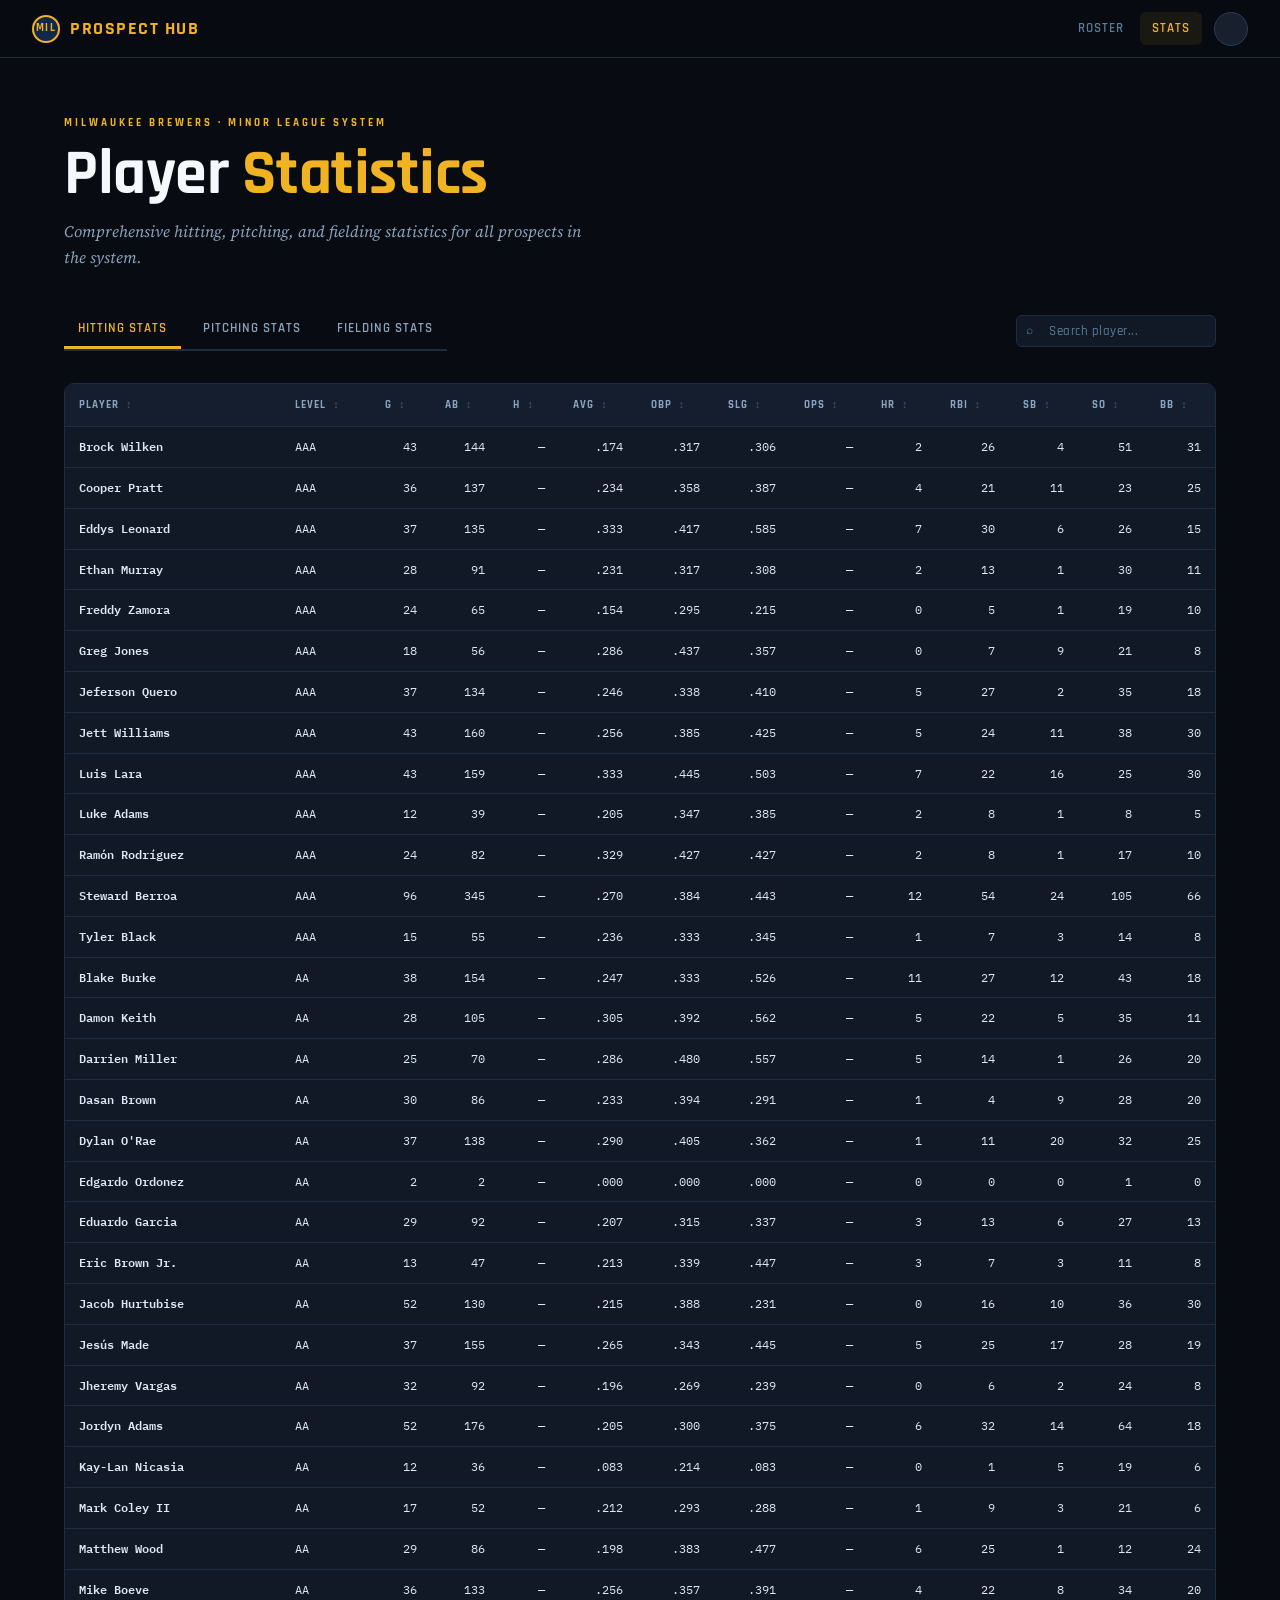
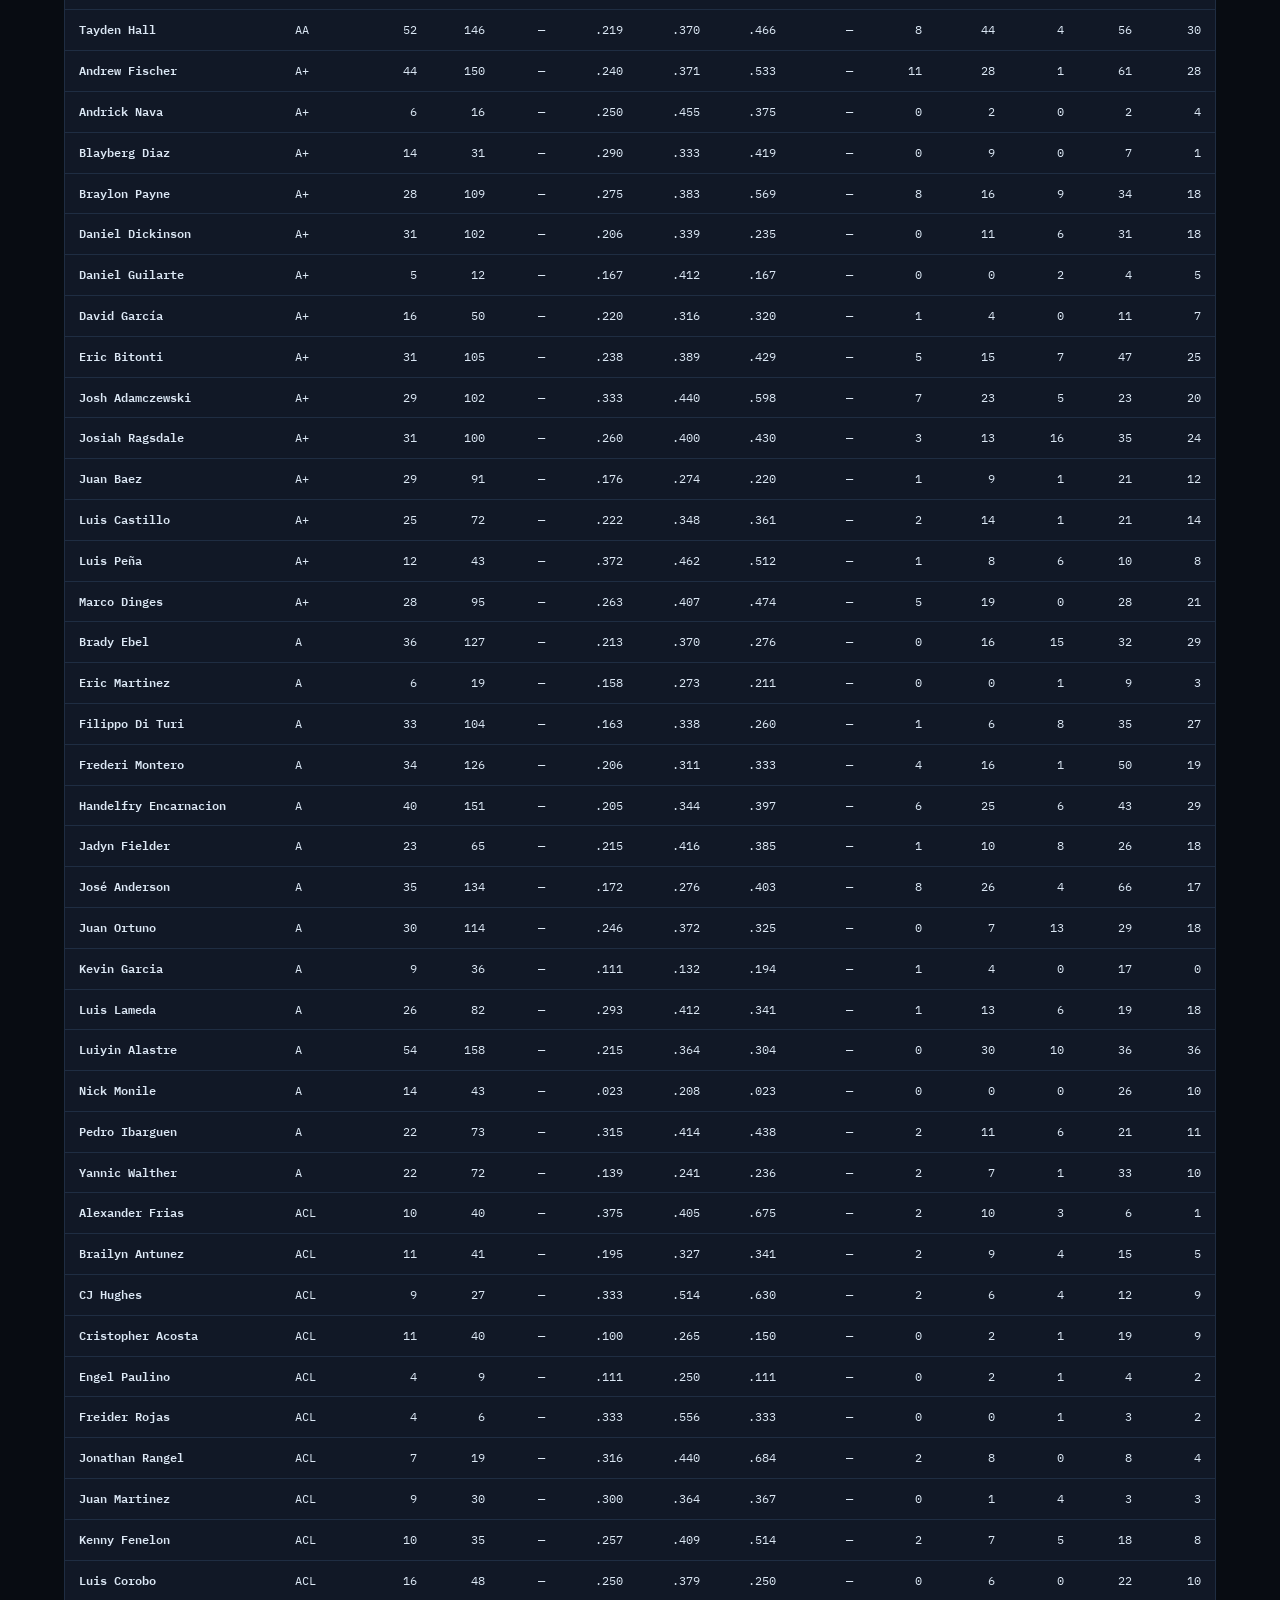
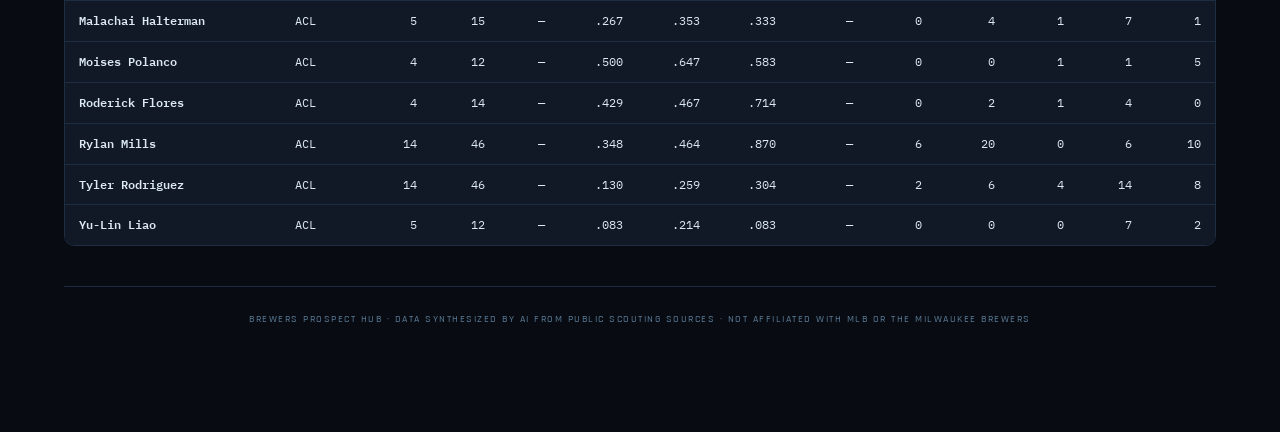
<file: stats.html>
<!DOCTYPE html>
<html lang="en">
<head>
  <meta charset="UTF-8">
  <meta name="viewport" content="width=device-width, initial-scale=1.0">
  <title>Stats - Brewers Prospect Hub</title>
  <script>
    document.documentElement.setAttribute('data-theme', localStorage.getItem('ph-theme') || 'dark');
  </script>
  <link rel="stylesheet" href="styles/main.css">
  <style>
    /* ── Hero ──────────────────────────────────────────────────────────────── */
    .hero {
      padding: 56px 0 40px;
      position: relative;
    }

    .hero-eyebrow {
      font-family: var(--font-display);
      font-size: 11px;
      font-weight: 700;
      letter-spacing: 3px;
      text-transform: uppercase;
      color: var(--mil-gold);
      margin-bottom: 12px;
      opacity: 0;
      animation: fadeUp 0.4s ease 0.1s both;
    }

    .hero h1 {
      font-family: var(--font-display);
      font-size: clamp(38px, 6vw, 64px);
      font-weight: 700;
      line-height: 0.95;
      letter-spacing: -0.5px;
      color: var(--heading-text);
      opacity: 0;
      animation: fadeUp 0.4s ease 0.15s both;
    }

    .hero h1 span { color: var(--mil-gold); }

    .hero-sub {
      font-family: var(--font-body);
      font-size: 16px;
      color: var(--text2);
      margin-top: 14px;
      max-width: 520px;
      line-height: 1.6;
      font-style: italic;
      opacity: 0;
      animation: fadeUp 0.4s ease 0.2s both;
    }

    /* ── Stats Tabs ──────────────────────────────────────────────────────────── */
    .stats-header {
      display: flex;
      align-items: center;
      gap: 24px;
      margin-bottom: 32px;
      flex-wrap: wrap;
      opacity: 0;
      animation: fadeUp 0.4s ease 0.3s both;
    }

    .stats-tabs {
      display: flex;
      gap: 8px;
      border-bottom: 2px solid var(--border);
    }

    .tab-btn {
      font-family: var(--font-display);
      font-size: 13px;
      font-weight: 600;
      letter-spacing: 1px;
      text-transform: uppercase;
      padding: 10px 14px;
      border: none;
      border-bottom: 3px solid transparent;
      background: transparent;
      color: var(--text2);
      cursor: pointer;
      transition: all var(--transition);
    }

    .tab-btn:hover { color: var(--text); }
    .tab-btn.active {
      color: var(--mil-gold);
      border-bottom-color: var(--mil-gold);
    }

    .search-wrap {
      margin-left: auto;
      position: relative;
    }

    .search-input {
      font-family: var(--font-display);
      font-size: 13px;
      font-weight: 500;
      letter-spacing: 0.5px;
      background: var(--surface);
      border: 1px solid var(--border);
      border-radius: var(--radius);
      color: var(--text);
      padding: 7px 12px 7px 32px;
      width: 200px;
      outline: none;
      transition: border-color var(--transition);
    }
    .search-input:focus { border-color: var(--border2); }
    .search-input::placeholder { color: var(--text3); }

    .search-icon {
      position: absolute;
      left: 10px; top: 50%;
      transform: translateY(-50%);
      color: var(--text3);
      font-size: 12px;
      pointer-events: none;
    }

    /* ── Stats Table ──────────────────────────────────────────────────────────── */
    .stats-table-wrap {
      border: 1px solid var(--border);
      border-radius: var(--radius-lg);
      overflow: hidden;
      margin-bottom: 32px;
      opacity: 0;
      animation: fadeUp 0.4s ease 0.35s both;
    }

    .stats-table {
      width: 100%;
      border-collapse: collapse;
      background: var(--surface);
    }

    .stats-table thead {
      background: color-mix(in srgb, var(--surface) 70%, var(--border));
      position: sticky;
      top: 0;
      z-index: 10;
    }

    .stats-table th {
      font-family: var(--font-display);
      font-size: 11px;
      font-weight: 700;
      letter-spacing: 1px;
      text-transform: uppercase;
      padding: 12px 14px;
      text-align: left;
      color: var(--text2);
      border-bottom: 1px solid var(--border);
      cursor: pointer;
      user-select: none;
      transition: background-color var(--transition);
    }

    .stats-table th:hover {
      background: color-mix(in srgb, var(--surface) 60%, var(--border));
    }

    .stats-table th.sortable::after {
      content: ' ↕';
      opacity: 0.4;
      margin-left: 4px;
    }

    .stats-table th.sort-asc::after {
      content: ' ↑';
      opacity: 1;
      color: var(--mil-gold);
    }

    .stats-table th.sort-desc::after {
      content: ' ↓';
      opacity: 1;
      color: var(--mil-gold);
    }

    .stats-table td {
      font-family: var(--font-mono);
      font-size: 12px;
      padding: 10px 14px;
      border-bottom: 1px solid var(--border);
      color: var(--text);
    }

    .stats-table tr:hover {
      background: color-mix(in srgb, var(--surface2) 50%, transparent);
    }

    .stats-table tr:last-child td {
      border-bottom: none;
    }

    .player-name-cell {
      font-family: var(--font-display);
      font-weight: 600;
      color: var(--heading-text);
    }

    .stat-num {
      text-align: right;
      font-variant-numeric: tabular-nums;
    }

    .tab-content {
      display: none;
    }

    .tab-content.active {
      display: block;
    }

    .empty-state {
      text-align: center;
      padding: 48px 24px;
      color: var(--text3);
      font-family: var(--font-display);
      font-size: 14px;
      letter-spacing: 1px;
    }

    /* ── Footer ──────────────────────────────────────────────────────────────── */
    .site-footer {
      border-top: 1px solid var(--border);
      padding: 24px 0;
      text-align: center;
      margin-top: 40px;
    }

    .site-footer p {
      font-family: var(--font-display);
      font-size: 10px;
      font-weight: 500;
      letter-spacing: 1.5px;
      text-transform: uppercase;
      color: var(--text3);
    }

    @media (max-width: 900px) {
      .stats-header {
        flex-direction: column;
        align-items: flex-start;
      }

      .search-wrap {
        margin-left: 0;
        width: 100%;
      }

      .search-input {
        width: 100%;
      }

      .stats-table {
        font-size: 11px;
      }

      .stats-table th,
      .stats-table td {
        padding: 8px 10px;
      }
    }

    .hidden { display: none !important; }
  </style>
</head>
<body>

  <!-- NAV -->
  <nav class="site-nav">
    <a href="index.html" class="nav-logo">
      <div class="badge">MIL</div>
      Prospect Hub
    </a>
    <div class="nav-links">
      <a href="index.html" class="nav-link">Roster</a>
      <a href="stats.html" class="nav-link active">Stats</a>
      <button class="theme-toggle" id="theme-toggle" title="Toggle light/dark mode" aria-label="Toggle theme"></button>
    </div>
  </nav>

  <div class="page-wrap">

    <!-- HERO -->
    <div class="hero">
      <div class="hero-eyebrow">Milwaukee Brewers · Minor League System</div>
      <h1>Player <span>Statistics</span></h1>
      <p class="hero-sub">Comprehensive hitting, pitching, and fielding statistics for all prospects in the system.</p>
    </div>

    <!-- STATS HEADER -->
    <div class="stats-header">
      <div class="stats-tabs" id="stats-tabs">
        <button class="tab-btn active" data-tab="hitting">Hitting Stats</button>
        <button class="tab-btn" data-tab="pitching">Pitching Stats</button>
        <button class="tab-btn" data-tab="fielding">Fielding Stats</button>
      </div>
      <div class="search-wrap">
        <span class="search-icon">⌕</span>
        <input class="search-input" type="text" placeholder="Search player..." id="search-input">
      </div>
    </div>

    <!-- HITTING STATS TAB -->
    <div id="hitting-tab" class="tab-content active">
      <div class="stats-table-wrap">
        <table class="stats-table" id="hitting-table">
          <thead>
            <tr>
              <th class="sortable" data-column="name">Player</th>
              <th class="sortable" data-column="level">Level</th>
              <th class="sortable" data-column="g">G</th>
              <th class="sortable" data-column="ab">AB</th>
              <th class="sortable" data-column="h">H</th>
              <th class="sortable" data-column="avg">AVG</th>
              <th class="sortable" data-column="obp">OBP</th>
              <th class="sortable" data-column="slg">SLG</th>
              <th class="sortable" data-column="ops">OPS</th>
              <th class="sortable" data-column="hr">HR</th>
              <th class="sortable" data-column="rbi">RBI</th>
              <th class="sortable" data-column="sb">SB</th>
              <th class="sortable" data-column="so">SO</th>
              <th class="sortable" data-column="bb">BB</th>
            </tr>
          </thead>
          <tbody id="hitting-tbody"></tbody>
        </table>
      </div>
    </div>

    <!-- PITCHING STATS TAB -->
    <div id="pitching-tab" class="tab-content">
      <div class="stats-table-wrap">
        <table class="stats-table" id="pitching-table">
          <thead>
            <tr>
              <th class="sortable" data-column="name">Player</th>
              <th class="sortable" data-column="level">Level</th>
              <th class="sortable" data-column="g">G</th>
              <th class="sortable" data-column="gs">GS</th>
              <th class="sortable" data-column="ip">IP</th>
              <th class="sortable" data-column="era">ERA</th>
              <th class="sortable" data-column="whip">WHIP</th>
              <th class="sortable" data-column="w">W</th>
              <th class="sortable" data-column="l">L</th>
              <th class="sortable" data-column="sv">SV</th>
              <th class="sortable" data-column="so">SO</th>
              <th class="sortable" data-column="bb">BB</th>
              <th class="sortable" data-column="h">H</th>
              <th class="sortable" data-column="r">R</th>
            </tr>
          </thead>
          <tbody id="pitching-tbody"></tbody>
        </table>
      </div>
    </div>

    <!-- FIELDING STATS TAB -->
    <div id="fielding-tab" class="tab-content">
      <div class="stats-table-wrap">
        <table class="stats-table" id="fielding-table">
          <thead>
            <tr>
              <th class="sortable" data-column="name">Player</th>
              <th class="sortable" data-column="positions">Positions</th>
              <th class="sortable" data-column="level">Level</th>
              <th>Position Breakdown</th>
            </tr>
          </thead>
          <tbody id="fielding-tbody"></tbody>
        </table>
      </div>
    </div>

    <!-- FOOTER -->
    <footer class="site-footer">
      <p>Brewers Prospect Hub · Data synthesized by AI from public scouting sources · Not affiliated with MLB or the Milwaukee Brewers</p>
    </footer>

  </div>

  <script type="module">
    import { PLAYERS, LEVEL_ORDER, LEVEL_LABELS, GRADE_COLOR } from './data/players.js';

    // Determine latest season from players data
    function getLatestSeason() {
      const seasons = new Set();
      for (const player of PLAYERS) {
        if (player.statsBySeason && typeof player.statsBySeason === 'object') {
          for (const season of Object.keys(player.statsBySeason)) {
            const seasonNum = Number(season);
            if (Number.isFinite(seasonNum)) {
              seasons.add(seasonNum);
            }
          }
        }
      }
      if (seasons.size === 0) return null;
      return Math.max(...seasons);
    }

    const latestSeason = getLatestSeason();

    // Utility functions
    function fmt(v, decimals = 3) {
      if (v == null) return '—';
      if (typeof v === 'number') {
        if (decimals === 0) return String(Math.round(v));
        const fixed = v.toFixed(decimals);
        if (decimals === 3) return fixed.replace(/^0\./, '.');
        return fixed;
      }
      return String(v);
    }

    function getLatestSeasonStats(player) {
      if (!player.statsBySeason) return null;
      const seasons = Object.keys(player.statsBySeason)
        .map(Number)
        .filter(Number.isFinite)
        .sort((a, b) => b - a);
      if (!seasons.length) return null;
      return player.statsBySeason[String(seasons[0])];
    }

    function isPitcher(player) {
      return /SP|RP|P/.test(player.position || '');
    }

    // Tab switching
    const tabButtons = document.querySelectorAll('.tab-btn');
    tabButtons.forEach(btn => {
      btn.addEventListener('click', () => {
        // Update active tab button
        tabButtons.forEach(b => b.classList.remove('active'));
        btn.classList.add('active');

        // Update active tab content
        document.querySelectorAll('.tab-content').forEach(tc => tc.classList.remove('active'));
        document.getElementById(btn.dataset.tab + '-tab').classList.add('active');

        // Render table for this tab
        if (btn.dataset.tab === 'hitting') renderHittingTable();
        else if (btn.dataset.tab === 'pitching') renderPitchingTable();
        else if (btn.dataset.tab === 'fielding') renderFieldingTable();
      });
    });

    // Search functionality
    const searchInput = document.getElementById('search-input');
    searchInput.addEventListener('input', () => {
      renderHittingTable();
      renderPitchingTable();
      renderFieldingTable();
    });

    // Sorting
    let sortColumn = null;
    let sortDirection = 'asc';

    function setupTableSorting(tableId, renderFn) {
      const table = document.getElementById(tableId);
      const headers = table.querySelectorAll('th.sortable');
      headers.forEach(header => {
        header.addEventListener('click', () => {
          const column = header.dataset.column;
          if (sortColumn === column) {
            sortDirection = sortDirection === 'asc' ? 'desc' : 'asc';
          } else {
            sortColumn = column;
            sortDirection = 'asc';
          }
          headers.forEach(h => h.classList.remove('sort-asc', 'sort-desc'));
          header.classList.add(sortDirection === 'asc' ? 'sort-asc' : 'sort-desc');
          renderFn();
        });
      });
    }

    function getSearchTerm() {
      return searchInput.value.toLowerCase().trim();
    }

    function filterPlayersBySearch(players) {
      const term = getSearchTerm();
      if (!term) return players;
      return players.filter(p => p.name.toLowerCase().includes(term));
    }

    function sortPlayers(players, column) {
      const sorted = [...players];
      sorted.sort((a, b) => {
        let aVal, bVal;
        if (column === 'name') {
          aVal = a.name;
          bVal = b.name;
        } else if (column === 'level') {
          aVal = LEVEL_ORDER.indexOf(a.level) || 999;
          bVal = LEVEL_ORDER.indexOf(b.level) || 999;
        } else {
          const statsA = getLatestSeasonStats(a);
          const statsB = getLatestSeasonStats(b);
          aVal = statsA?.[column];
          bVal = statsB?.[column];
          if (aVal == null) aVal = -Infinity;
          if (bVal == null) bVal = -Infinity;
          if (typeof aVal === 'string') aVal = parseFloat(aVal) || 0;
          if (typeof bVal === 'string') bVal = parseFloat(bVal) || 0;
        }
        const cmp = aVal < bVal ? -1 : aVal > bVal ? 1 : 0;
        return sortDirection === 'asc' ? cmp : -cmp;
      });
      return sorted;
    }

    function renderHittingTable() {
      const hitters = PLAYERS.filter(p => !isPitcher(p));
      let filtered = filterPlayersBySearch(hitters);
      if (sortColumn) filtered = sortPlayers(filtered, sortColumn);

      const tbody = document.getElementById('hitting-tbody');
      tbody.innerHTML = filtered.map(p => {
        const stats = getLatestSeasonStats(p);
        if (!stats) return '';
        return `
          <tr>
            <td class="player-name-cell"><a href="player.html?id=${p.id}" style="color: inherit; text-decoration: none;">${p.name}</a></td>
            <td>${p.level}</td>
            <td class="stat-num">${fmt(stats.g, 0)}</td>
            <td class="stat-num">${fmt(stats.ab, 0)}</td>
            <td class="stat-num">${fmt(stats.h, 0)}</td>
            <td class="stat-num">${fmt(stats.avg)}</td>
            <td class="stat-num">${fmt(stats.obp)}</td>
            <td class="stat-num">${fmt(stats.slg)}</td>
            <td class="stat-num">${fmt(stats.ops)}</td>
            <td class="stat-num">${fmt(stats.hr, 0)}</td>
            <td class="stat-num">${fmt(stats.rbi, 0)}</td>
            <td class="stat-num">${fmt(stats.sb, 0)}</td>
            <td class="stat-num">${fmt(stats.so, 0)}</td>
            <td class="stat-num">${fmt(stats.bb, 0)}</td>
          </tr>
        `;
      }).join('');

      if (filtered.length === 0) {
        tbody.innerHTML = '<tr><td colspan="14" class="empty-state">No hitting stats found</td></tr>';
      }
    }

    function renderPitchingTable() {
      const pitchers = PLAYERS.filter(p => isPitcher(p));
      let filtered = filterPlayersBySearch(pitchers);
      if (sortColumn) filtered = sortPlayers(filtered, sortColumn);

      const tbody = document.getElementById('pitching-tbody');
      tbody.innerHTML = filtered.map(p => {
        const stats = getLatestSeasonStats(p);
        if (!stats) return '';
        return `
          <tr>
            <td class="player-name-cell"><a href="player.html?id=${p.id}" style="color: inherit; text-decoration: none;">${p.name}</a></td>
            <td>${p.level}</td>
            <td class="stat-num">${fmt(stats.g, 0)}</td>
            <td class="stat-num">${fmt(stats.gs, 0)}</td>
            <td class="stat-num">${fmt(stats.ip)}</td>
            <td class="stat-num">${fmt(stats.era)}</td>
            <td class="stat-num">${fmt(stats.whip)}</td>
            <td class="stat-num">${fmt(stats.w, 0)}</td>
            <td class="stat-num">${fmt(stats.l, 0)}</td>
            <td class="stat-num">${fmt(stats.sv, 0)}</td>
            <td class="stat-num">${fmt(stats.so, 0)}</td>
            <td class="stat-num">${fmt(stats.bb, 0)}</td>
            <td class="stat-num">${fmt(stats.h, 0)}</td>
            <td class="stat-num">${fmt(stats.r, 0)}</td>
          </tr>
        `;
      }).join('');

      if (filtered.length === 0) {
        tbody.innerHTML = '<tr><td colspan="14" class="empty-state">No pitching stats found</td></tr>';
      }
    }

    function renderFieldingTable() {
      const players = PLAYERS;
      let filtered = filterPlayersBySearch(players);

      const tbody = document.getElementById('fielding-tbody');
      tbody.innerHTML = filtered.map(p => {
        const stats = getLatestSeasonStats(p);
        const breakdown = stats?.positionBreakdown || [];
        const breakdownStr = breakdown
          .sort((a, b) => b.games - a.games)
          .map(pb => `${pb.position} (${pb.games}G)`)
          .join(', ') || '—';
        return `
          <tr>
            <td class="player-name-cell"><a href="player.html?id=${p.id}" style="color: inherit; text-decoration: none;">${p.name}</a></td>
            <td>${(p.positions || []).join(' / ') || '—'}</td>
            <td>${p.level}</td>
            <td style="font-size: 11px;">${breakdownStr}</td>
          </tr>
        `;
      }).join('');

      if (filtered.length === 0) {
        tbody.innerHTML = '<tr><td colspan="4" class="empty-state">No players found</td></tr>';
      }
    }

    // Theme toggle
    const THEME_KEY = 'ph-theme';
    const themeToggle = document.getElementById('theme-toggle');
    function updateTheme() {
      const current = localStorage.getItem(THEME_KEY) || 'dark';
      const next = current === 'dark' ? 'light' : 'dark';
      localStorage.setItem(THEME_KEY, next);
      document.documentElement.setAttribute('data-theme', next);
    }
    themeToggle.addEventListener('click', updateTheme);

    // Initial render
    setupTableSorting('hitting-table', renderHittingTable);
    setupTableSorting('pitching-table', renderPitchingTable);
    setupTableSorting('fielding-table', renderFieldingTable);
    renderHittingTable();
  </script>
</body>
</html>
</file>
<file: styles/main.css>
/* styles/main.css — Brewers Prospect Hub shared styles */

@import url('https://fonts.googleapis.com/css2?family=Rajdhani:wght@400;500;600;700&family=IBM+Plex+Mono:wght@400;500;600&family=Source+Serif+4:ital,opsz,wght@0,8..60,300;0,8..60,400;0,8..60,600;1,8..60,300&display=swap');

/* ── Dark mode (default) ─────────────────────────────────────────────────────*/
:root {
  --bg:         #080c12;
  --bg2:        #0d1420;
  --surface:    #111826;
  --surface2:   #18202e;
  --surface3:   #1e2a3a;
  --border:     #1f2d42;
  --border2:    #2a3d58;

  --text:       #dce8f5;
  --text2:      #8ca4bf;
  --text3:      #5a7a96;

  --gold:       #f0b323;
  --gold2:      #ffd166;
  --blue:       #2563eb;
  --cyan:       #06b6d4;
  --green:      #10b981;
  --green2:     #34d399;
  --yellow:     #fbbf24;
  --orange:     #f97316;
  --red:        #ef4444;
  --red2:       #f87171;

  --mil-navy:   #12284b;
  --mil-gold:   #f0b323;

  --font-display: 'Rajdhani', sans-serif;
  --font-mono:    'IBM Plex Mono', monospace;
  --font-body:    'Source Serif 4', Georgia, serif;
  --font-stats:   'Cascadia Mono', 'IBM Plex Mono', Consolas, 'SFMono-Regular', monospace;

  --radius:     6px;
  --radius-lg:  10px;
  --transition: 180ms ease;

  /* Summary text — high contrast in dark mode */
  --summary-bg:      #1a2535;
  --summary-text:    #c8ddf0;
  --summary-border:  var(--mil-gold);
  --heading-text:    #f5f8fc;
}

/* ── Light mode ──────────────────────────────────────────────────────────────*/
[data-theme="light"] {
  --bg:         #f4f6f9;
  --bg2:        #eaecf0;
  --surface:    #ffffff;
  --surface2:   #f0f2f5;
  --surface3:   #e4e7ec;
  --border:     #d0d7e0;
  --border2:    #b0bcc9;

  --text:       #0f1923;
  --text2:      #3a5068;
  --text3:      #6b8399;

  --gold:       #c8880a;
  --gold2:      #e09c10;
  --cyan:       #0891b2;
  --green:      #059669;
  --green2:     #10b981;
  --yellow:     #d97706;
  --orange:     #ea6a0a;
  --red:        #dc2626;
  --red2:       #ef4444;

  --mil-gold:   #c8880a;

  --summary-bg:      #fffbf0;
  --summary-text:    #2a3a4a;
  --summary-border:  var(--mil-gold);
  --heading-text:    #112031;
}

/* ── Reset ───────────────────────────────────────────────────────────────────*/
*, *::before, *::after { box-sizing: border-box; margin: 0; padding: 0; }
html { scroll-behavior: smooth; }
body {
  background: var(--bg);
  color: var(--text);
  font-family: var(--font-body);
  font-optical-sizing: auto;
  font-size: 16px;
  line-height: 1.65;
  min-height: 100vh;
  -webkit-font-smoothing: antialiased;
  text-rendering: optimizeLegibility;
  transition: background 0.25s ease, color 0.25s ease;
}
a { color: inherit; text-decoration: none; }
img { display: block; max-width: 100%; }

/* ── Global nav ──────────────────────────────────────────────────────────────*/
.site-nav {
  position: sticky;
  top: 0;
  z-index: 100;
  background: rgba(8,12,18,0.94);
  backdrop-filter: blur(14px);
  border-bottom: 1px solid var(--border);
  padding: 0 32px;
  display: flex;
  align-items: center;
  height: 58px;
  gap: 24px;
  transition: background 0.25s ease;
}

[data-theme="light"] .site-nav {
  background: rgba(244,246,249,0.96);
}

.nav-logo {
  display: flex;
  align-items: center;
  gap: 10px;
  font-family: var(--font-display);
  font-size: 18px;
  font-weight: 700;
  letter-spacing: 1.5px;
  text-transform: uppercase;
  color: var(--mil-gold);
}

.nav-logo .badge {
  width: 28px; height: 28px;
  border-radius: 50%;
  background: var(--mil-navy);
  border: 2px solid var(--mil-gold);
  display: flex; align-items: center; justify-content: center;
  font-size: 11px; font-weight: 700; color: var(--mil-gold);
}

.nav-links {
  display: flex;
  gap: 4px;
  margin-left: auto;
  align-items: center;
}

.nav-link {
  font-family: var(--font-display);
  font-size: 13px;
  font-weight: 600;
  letter-spacing: 1px;
  text-transform: uppercase;
  color: var(--text3);
  padding: 6px 12px;
  border-radius: var(--radius);
  transition: color var(--transition), background var(--transition);
}
.nav-link:hover, .nav-link.active { color: var(--gold); background: rgba(240,179,35,0.08); }

/* ── Theme toggle button ─────────────────────────────────────────────────────*/
.theme-toggle {
  width: 34px;
  height: 34px;
  border-radius: 50%;
  border: 1px solid var(--border2);
  background: var(--surface2);
  color: var(--text2);
  cursor: pointer;
  display: flex;
  align-items: center;
  justify-content: center;
  font-size: 16px;
  transition: background var(--transition), border-color var(--transition), color var(--transition);
  flex-shrink: 0;
  margin-left: 8px;
}
.theme-toggle:hover {
  background: var(--surface3);
  border-color: var(--gold);
  color: var(--gold);
}

/* ── Page shell ──────────────────────────────────────────────────────────────*/
.page-wrap { max-width: 1200px; margin: 0 auto; padding: 0 24px 80px; }

/* ── Utility classes ─────────────────────────────────────────────────────────*/
.label {
  font-family: var(--font-display);
  font-size: 11px;
  font-weight: 700;
  letter-spacing: 2px;
  text-transform: uppercase;
  color: var(--text3);
}

.divider {
  height: 1px;
  background: var(--border);
  margin: 32px 0;
}

.section-head {
  display: flex;
  align-items: center;
  gap: 12px;
  margin-bottom: 16px;
}

.section-head .label { color: var(--text3); }

.section-head::after {
  content: '';
  flex: 1;
  height: 1px;
  background: var(--border);
}

/* ── Chip / tag ──────────────────────────────────────────────────────────────*/
.chip {
  display: inline-flex;
  align-items: center;
  font-family: var(--font-display);
  font-size: 12px;
  font-weight: 600;
  letter-spacing: 0.8px;
  text-transform: uppercase;
  padding: 4px 10px;
  border-radius: 4px;
  background: var(--surface2);
  color: var(--text2);
  border: 1px solid var(--border);
  white-space: nowrap;
}

.chip.gold    { background: rgba(240,179,35,0.12); color: var(--gold); border-color: rgba(240,179,35,0.3); }
.chip.cyan    { background: rgba(6,182,212,0.1); color: var(--cyan); border-color: rgba(6,182,212,0.25); }
.chip.green   { background: rgba(16,185,129,0.1); color: var(--green2); border-color: rgba(16,185,129,0.25); }
.chip.red     { background: rgba(239,68,68,0.1); color: var(--red2); border-color: rgba(239,68,68,0.25); }
.chip.orange  { background: rgba(249,115,22,0.1); color: var(--orange); border-color: rgba(249,115,22,0.25); }

/* ── Grade pill ──────────────────────────────────────────────────────────────*/
.grade-pill {
  font-family: var(--font-display);
  font-size: 13px;
  font-weight: 700;
  padding: 2px 8px;
  border-radius: 3px;
}
.grade-70up { background: rgba(16,185,129,0.2); color: #34d399; }
.grade-60   { background: rgba(16,185,129,0.12); color: #10b981; }
.grade-55   { background: rgba(251,191,36,0.12); color: #fbbf24; }
.grade-50   { background: rgba(249,115,22,0.12); color: #f97316; }
.grade-45   { background: rgba(239,68,68,0.12); color: #f87171; }
.grade-sub  { background: rgba(239,68,68,0.2); color: #ef4444; }

/* ── Scrollbar ───────────────────────────────────────────────────────────────*/
::-webkit-scrollbar { width: 6px; height: 6px; }
::-webkit-scrollbar-track { background: var(--bg2); }
::-webkit-scrollbar-thumb { background: var(--border2); border-radius: 3px; }
::-webkit-scrollbar-thumb:hover { background: var(--text3); }

/* ── Animations ──────────────────────────────────────────────────────────────*/
@keyframes fadeUp {
  from { opacity: 0; transform: translateY(16px); }
  to   { opacity: 1; transform: translateY(0); }
}

.fade-up { animation: fadeUp 0.5s ease both; }

.stagger > *:nth-child(1) { animation-delay: 0.05s; }
.stagger > *:nth-child(2) { animation-delay: 0.10s; }
.stagger > *:nth-child(3) { animation-delay: 0.15s; }
.stagger > *:nth-child(4) { animation-delay: 0.20s; }
.stagger > *:nth-child(5) { animation-delay: 0.25s; }
.stagger > *:nth-child(6) { animation-delay: 0.30s; }
.stagger > *:nth-child(7) { animation-delay: 0.35s; }
.stagger > *:nth-child(8) { animation-delay: 0.40s; }

/* ── Responsive ──────────────────────────────────────────────────────────────*/
@media (max-width: 768px) {
  .site-nav { padding: 0 16px; }
  .page-wrap { padding: 0 16px 60px; }
}
</file>
